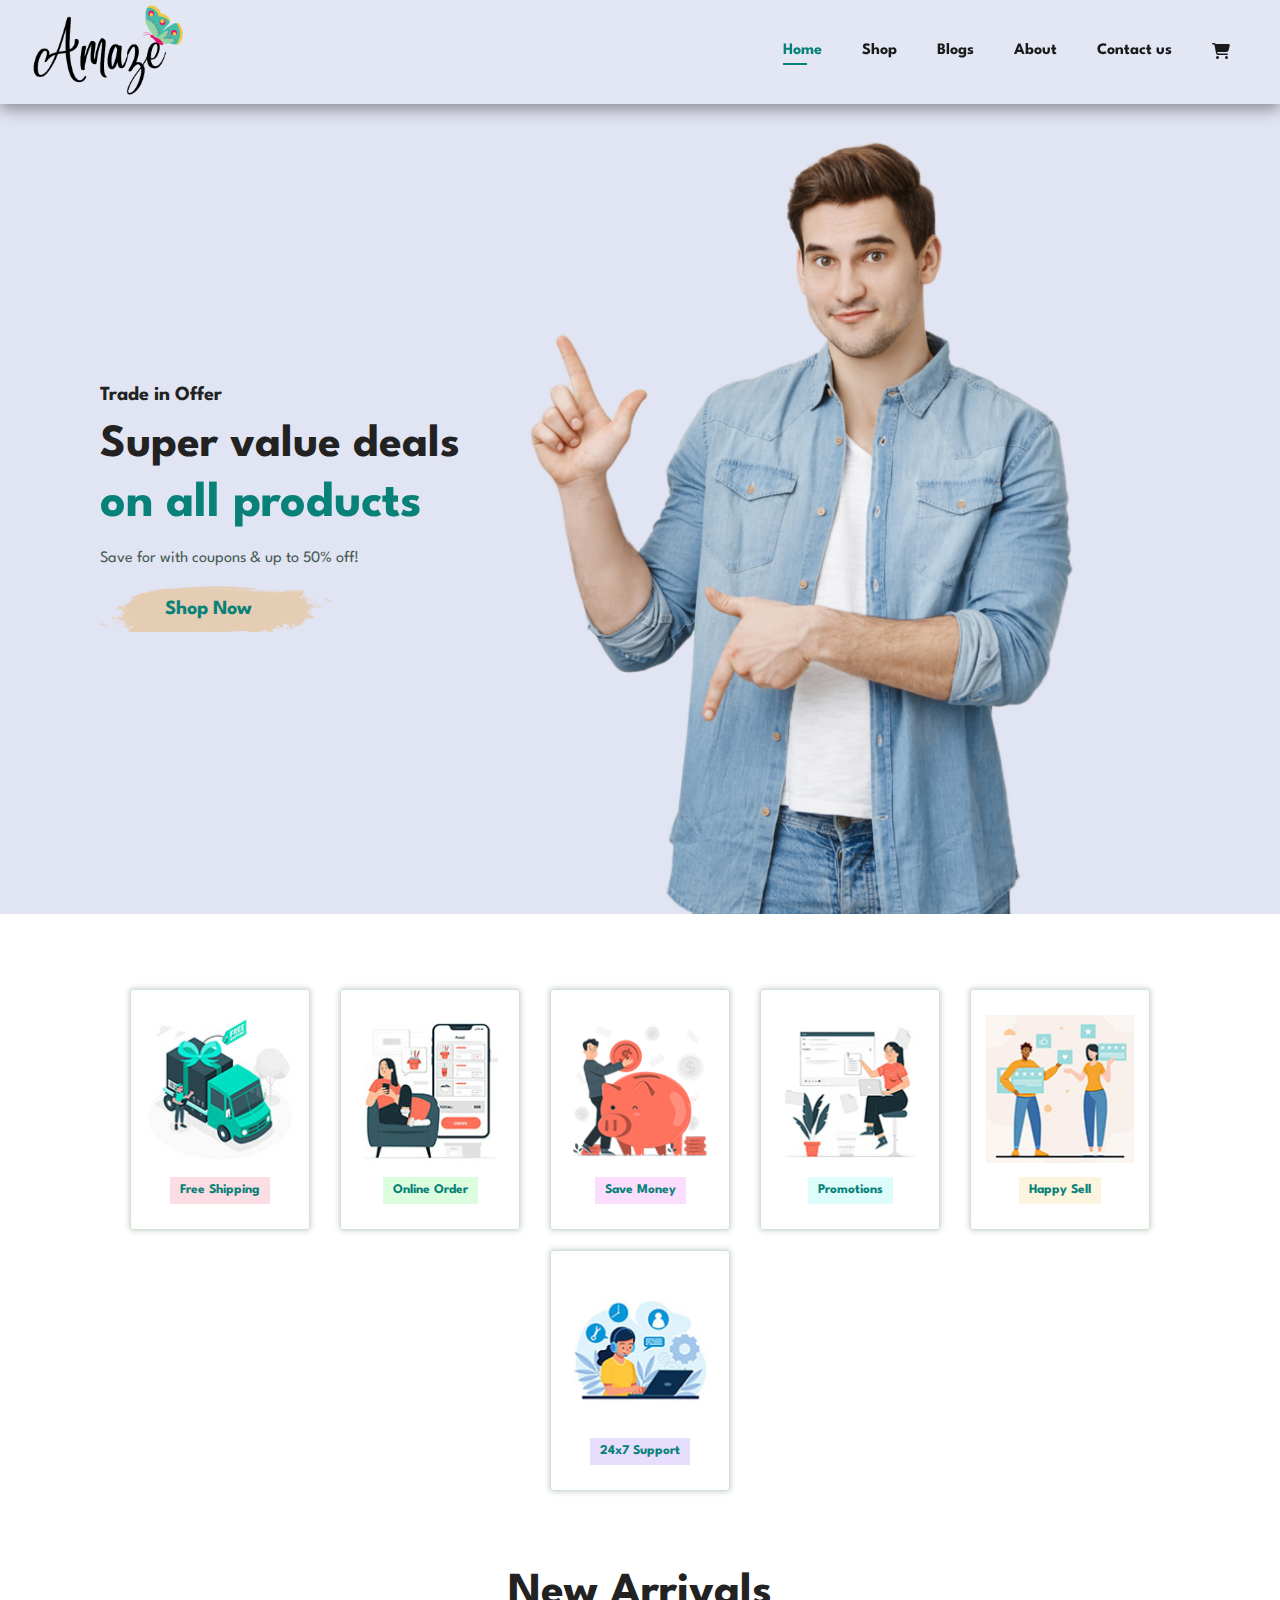
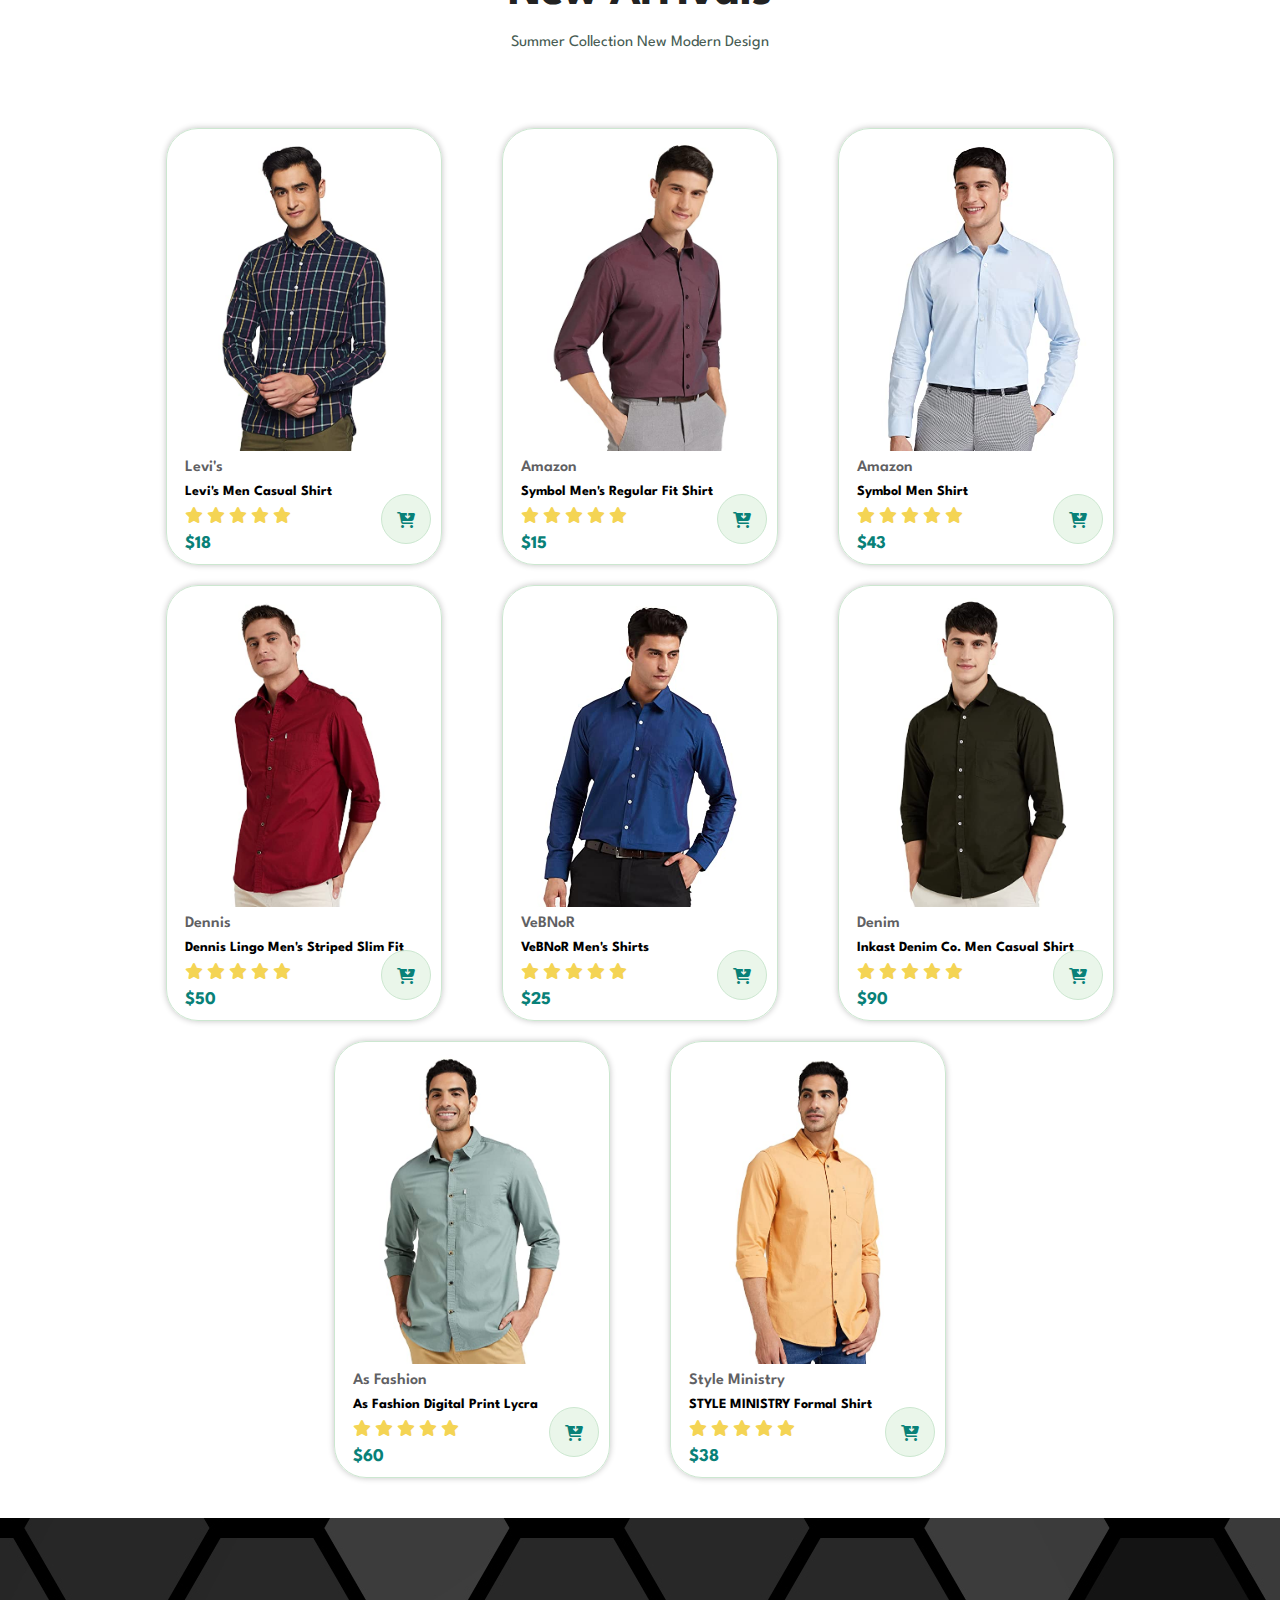
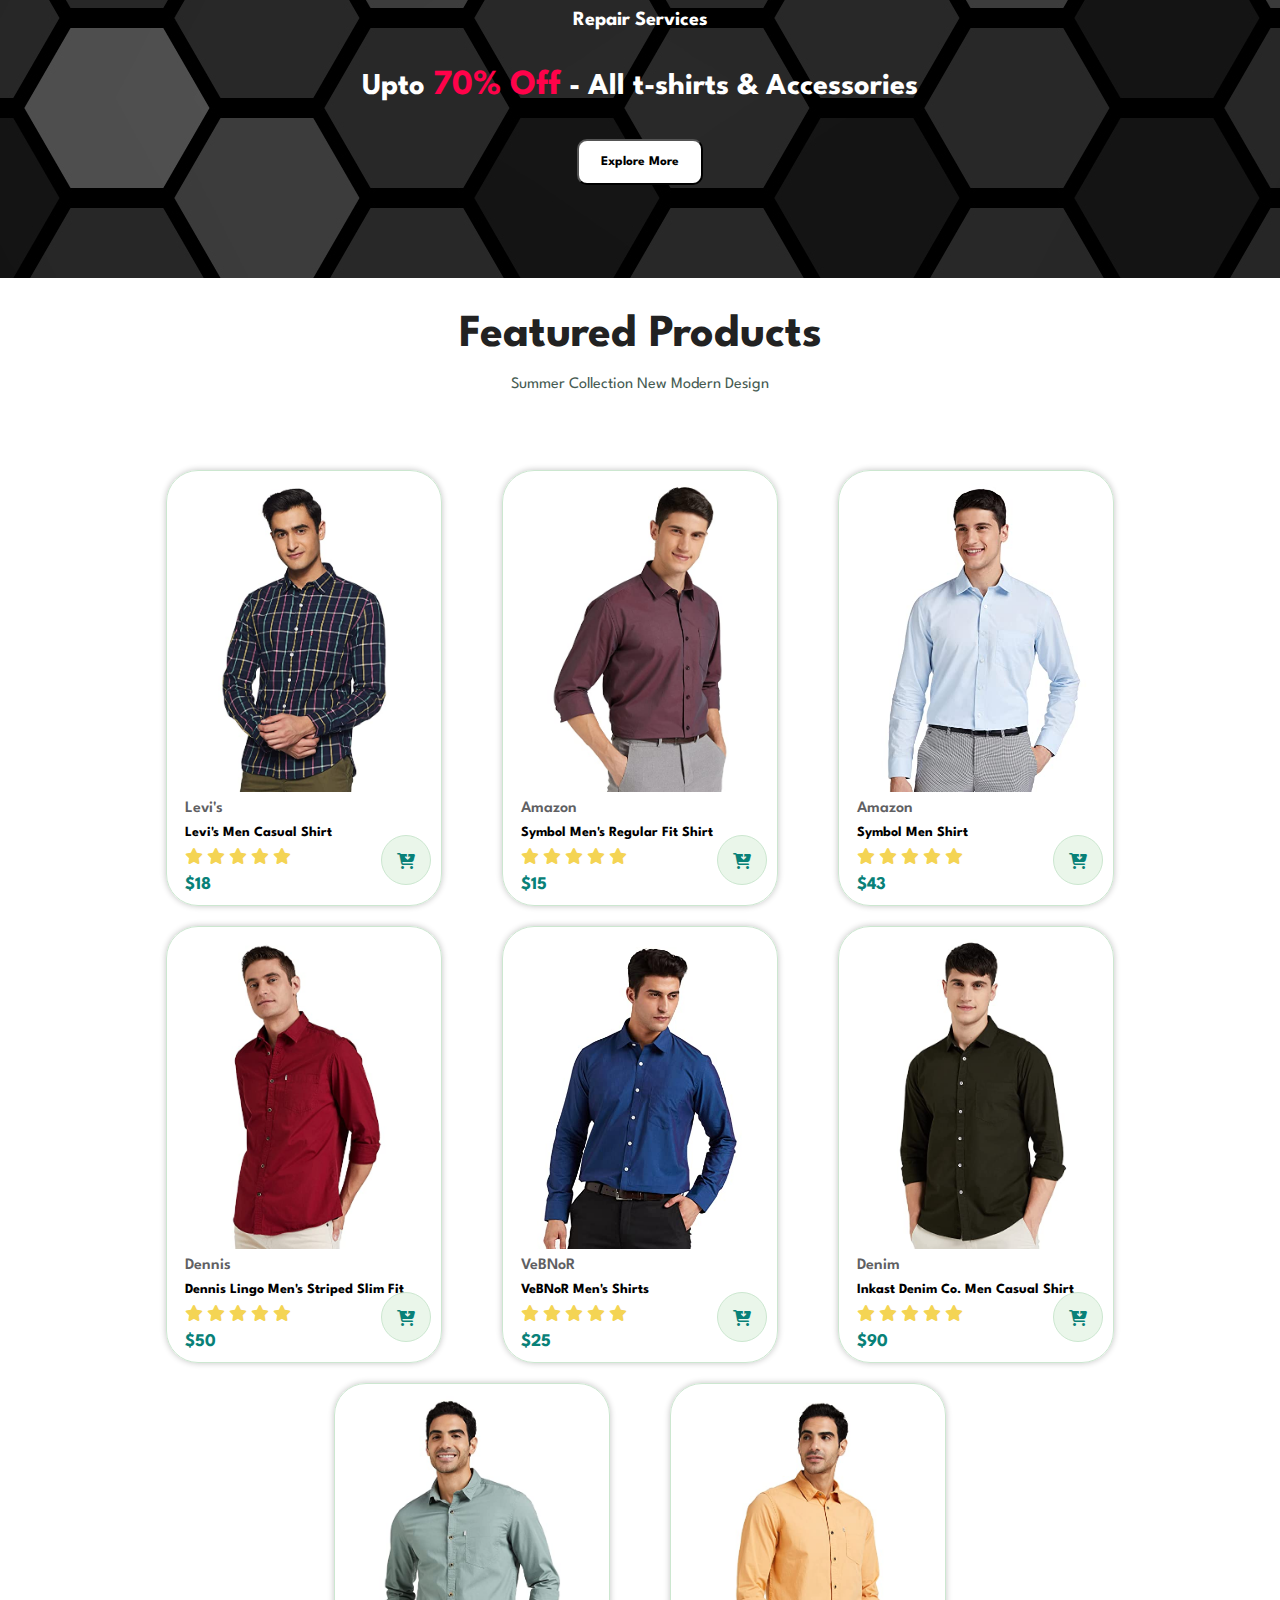
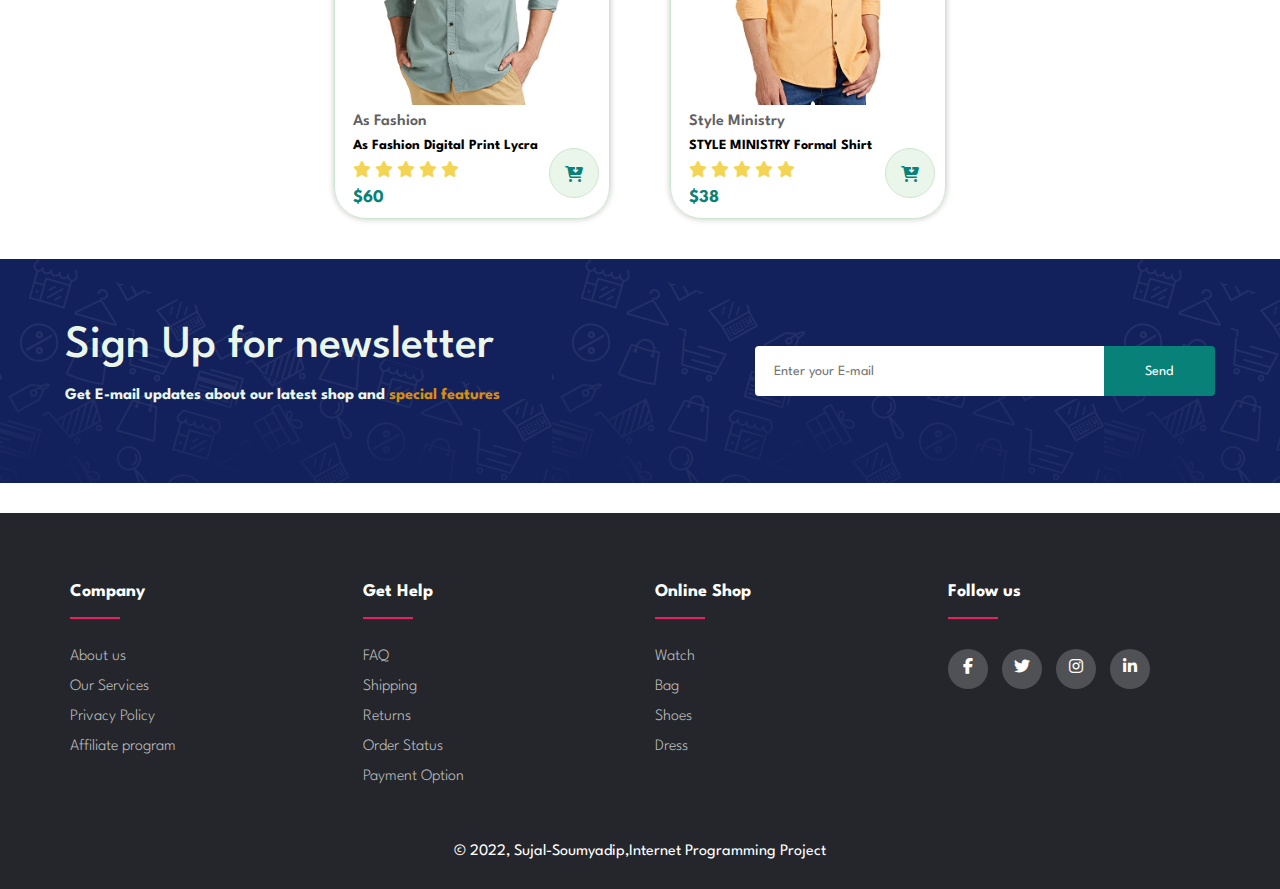
<file: Amaze.github.io/index.html>
<!DOCTYPE html>
<html lang="en">

<head>
    <meta charset="UTF-8">
    <meta http-equiv="X-UA-Compatible" content="IE=edge">
    <meta name="viewport" content="width=device-width, initial-scale=1.0">
    <link rel="stylesheet" href="index.css">
    <title>Amaze</title>
    <link rel="stylesheet" href="https://cdnjs.cloudflare.com/ajax/libs/font-awesome/6.2.0/css/all.min.css">
    <style>
        @import url('https://fonts.googleapis.com/css2?family=League+Spartan:wght@600&display=swap');
    </style>
</head>

<body>
    <section class="nav-bar">

        <div class="logo">
            <a href="index.html"><img src="images/logo2-removebg-preview.png" alt=""></a>
        </div>
        <ul id="nav" class="nav-section">
            <li><a href="#" class="active">Home</a></li>
            <li><a href="Shop.html">Shop</a></li>
            <li><a href="#">Blogs</a></li>
            <li><a href="about.html">About</a></li>
            <li><a href="Contactus.html">Contact us</a></li>
            <li id="rem-bag"><a href="#"><i class="fa fa-shopping-cart" aria-hidden="true"></i></a></li>
            <a href="#" id="close"><i class="fa-solid fa-xmark"></i></a>
        </ul>
        <div class="mobile">
            <a href="#"><i class="fa fa-shopping-cart" aria-hidden="true"></i></a>
            <i id="bar" class="fas fa-outdent"></i>
        </div>


    </section>
    <section class="front">
        <h4>Trade in Offer</h4>
        <h2>Super value deals</h2>
        <h1>on all products</h1>
        <p>Save for with coupons & up to 50% off!</p>
        <button class="shopbut">Shop Now</button>

    </section>

    <section class="features">
        <div class="box1">
            <img src="images/shipping.png" alt="">
            <h5 style="background-color: #fddde4;">Free Shipping</h5>
        </div>
        <div class="box1">
            <img src="images/onlineorder.png" alt="">
            <h5 style="background-color : #ddfddf;">Online Order</h5>
        </div>
        <div class="box1">
            <img src="images/Piggy bank-pana.png" alt="">
            <h5 style="background-color:#fbddfd;">Save Money</h5>
        </div>
        <div class="box1">
            <img src="images/promotion.jpg" alt="">
            <h5 style="background-color: #ddfdfc;">Promotions</h5>
        </div>
        <div class="box1">
            <img src="images/happy.jpg" alt="">
            <h5 style="background-color: #fdf4dd;">Happy Sell</h5>
        </div>
        <div class="box1">
            <img src="images/support.jpg" alt="">
            <h5 style="background-color:#e7ddfd;">24x7 Support</h5>
        </div>
    </section>

    <section class="featured-prod">

        <h2 id="shops">New Arrivals</h2>
        <p>Summer Collection New Modern Design</p>
        <div class="products">

            <div class="prod-id">
                <img src="images/shirt1.jpg" alt="">
                <div class="text">
                    <p>Levi's</p>
                    <h6>Levi's Men Casual Shirt</h6>
                    <div class="stars">
                        <i class="fa-solid fa-star"></i>
                        <i class="fa-solid fa-star"></i>
                        <i class="fa-solid fa-star"></i>
                        <i class="fa-solid fa-star"></i>
                        <i class="fa-solid fa-star"></i>

                    </div>
                    <h5>$18</h5>
                </div>
                <div class="cart-but">

                    <a href="#"><i class="fa-solid fa-cart-arrow-down carts"></i></a>
                </div>

            </div>
            <div class="prod-id">
                <img src="images/shirt2.jpg" alt="">
                <div class="text">
                    <p>Amazon</p>
                    <h6>Symbol Men's Regular Fit Shirt</h6>
                    <div class="stars">
                        <i class="fa-solid fa-star"></i>
                        <i class="fa-solid fa-star"></i>
                        <i class="fa-solid fa-star"></i>
                        <i class="fa-solid fa-star"></i>
                        <i class="fa-solid fa-star"></i>
                    </div>
                    <h5>$15</h5>
                </div>
                <div class="cart-but">

                    <a href="#"><i class="fa-solid fa-cart-arrow-down carts"></i></a>
                </div>


            </div>
            <div class="prod-id">
                <img src="images/shirt3.jpg" alt="">
                <div class="text">
                    <p>Amazon</p>
                    <h6>Symbol Men Shirt</h6>
                    <div class="stars">
                        <i class="fa-solid fa-star"></i>
                        <i class="fa-solid fa-star"></i>
                        <i class="fa-solid fa-star"></i>
                        <i class="fa-solid fa-star"></i>
                        <i class="fa-solid fa-star"></i>
                    </div>
                    <h5>$43</h5>
                </div>
                <div class="cart-but">

                    <a href="#"><i class="fa-solid fa-cart-arrow-down carts"></i></a>
                </div>

            </div>
            <div class="prod-id">
                <img src="images/shirt4.jpg" alt="">
                <div class="text">
                    <p>Dennis</p>
                    <h6>Dennis Lingo Men's Striped Slim Fit </h6>
                    <div class="stars">
                        <i class="fa-solid fa-star"></i>
                        <i class="fa-solid fa-star"></i>
                        <i class="fa-solid fa-star"></i>
                        <i class="fa-solid fa-star"></i>
                        <i class="fa-solid fa-star"></i>
                    </div>
                    <h5>$50</h5>
                </div>
                <div class="cart-but">

                    <a href="#"><i class="fa-solid fa-cart-arrow-down carts"></i></a>
                </div>

            </div>
            <div class="prod-id">
                <img src="images/shirt5.jpg" alt="">
                <div class="text">
                    <p>VeBNoR</p>
                    <h6>VeBNoR Men's Shirts</h6>
                    <div class="stars">
                        <i class="fa-solid fa-star"></i>
                        <i class="fa-solid fa-star"></i>
                        <i class="fa-solid fa-star"></i>
                        <i class="fa-solid fa-star"></i>
                        <i class="fa-solid fa-star"></i>
                    </div>
                    <h5>$25</h5>
                </div>
                <div class="cart-but">

                    <a href="#"><i class="fa-solid fa-cart-arrow-down carts"></i></a>
                </div>

            </div>
            <div class="prod-id">
                <img src="images/shirt6.jpg" alt="">
                <div class="text">
                    <p>Denim</p>
                    <h6>Inkast Denim Co. Men Casual Shirt</h6>
                    <div class="stars">
                        <i class="fa-solid fa-star"></i>
                        <i class="fa-solid fa-star"></i>
                        <i class="fa-solid fa-star"></i>
                        <i class="fa-solid fa-star"></i>
                        <i class="fa-solid fa-star"></i>
                    </div>
                    <h5>$90</h5>
                </div>
                <div class="cart-but">

                    <a href="#"><i class="fa-solid fa-cart-arrow-down carts"></i></a>
                </div>

            </div>
            <div class="prod-id">
                <img src="images/shirt7.jpg" alt="">
                <div class="text">
                    <p>As Fashion</p>
                    <h6>As Fashion Digital Print Lycra </h6>
                    <div class="stars">
                        <i class="fa-solid fa-star"></i>
                        <i class="fa-solid fa-star"></i>
                        <i class="fa-solid fa-star"></i>
                        <i class="fa-solid fa-star"></i>
                        <i class="fa-solid fa-star"></i>
                    </div>
                    <h5>$60</h5>
                </div>
                <div class="cart-but">

                    <a href="#"><i class="fa-solid fa-cart-arrow-down carts"></i></a>
                </div>

            </div>
            <div class="prod-id">
                <img src="images/shirt8.jpg" alt="">
                <div class="text">
                    <p>Style Ministry</p>
                    <h6>STYLE MINISTRY Formal Shirt</h6>
                    <div class="stars">
                        <i class="fa-solid fa-star"></i>
                        <i class="fa-solid fa-star"></i>
                        <i class="fa-solid fa-star"></i>
                        <i class="fa-solid fa-star"></i>
                        <i class="fa-solid fa-star"></i>
                    </div>
                    <h5>$38</h5>
                </div>
                <div class="cart-but">

                    <a href="#"><i class="fa-solid fa-cart-arrow-down carts"></i></a>
                </div>

            </div>
        </div>

    </section>


    <section class="repair">

        <h5>Repair Services</h5>
        <h1>Upto <span class="off">70% Off</span> - All t-shirts & Accessories</h1>
        <button>Explore More</button>
    </section>


    <section class="featured-prod">

        <h2>Featured Products</h2>
        <p>Summer Collection New Modern Design</p>
        <div class="products">

            <div class="prod-id">
                <img src="images/shirt1.jpg" alt="">
                <div class="text">
                    <p>Levi's</p>
                    <h6>Levi's Men Casual Shirt</h6>
                    <div class="stars">
                        <i class="fa-solid fa-star"></i>
                        <i class="fa-solid fa-star"></i>
                        <i class="fa-solid fa-star"></i>
                        <i class="fa-solid fa-star"></i>
                        <i class="fa-solid fa-star"></i>

                    </div>
                    <h5>$18</h5>
                </div>
                <div class="cart-but">

                    <a href="#"><i class="fa-solid fa-cart-arrow-down carts"></i></a>
                </div>

            </div>
            <div class="prod-id">
                <img src="images/shirt2.jpg" alt="">
                <div class="text">
                    <p>Amazon</p>
                    <h6>Symbol Men's Regular Fit Shirt</h6>
                    <div class="stars">
                        <i class="fa-solid fa-star"></i>
                        <i class="fa-solid fa-star"></i>
                        <i class="fa-solid fa-star"></i>
                        <i class="fa-solid fa-star"></i>
                        <i class="fa-solid fa-star"></i>
                    </div>
                    <h5>$15</h5>
                </div>
                <div class="cart-but">

                    <a href="#"><i class="fa-solid fa-cart-arrow-down carts"></i></a>
                </div>


            </div>
            <div class="prod-id">
                <img src="images/shirt3.jpg" alt="">
                <div class="text">
                    <p>Amazon</p>
                    <h6>Symbol Men Shirt</h6>
                    <div class="stars">
                        <i class="fa-solid fa-star"></i>
                        <i class="fa-solid fa-star"></i>
                        <i class="fa-solid fa-star"></i>
                        <i class="fa-solid fa-star"></i>
                        <i class="fa-solid fa-star"></i>
                    </div>
                    <h5>$43</h5>
                </div>
                <div class="cart-but">

                    <a href="#"><i class="fa-solid fa-cart-arrow-down carts"></i></a>
                </div>

            </div>
            <div class="prod-id">
                <img src="images/shirt4.jpg" alt="">
                <div class="text">
                    <p>Dennis</p>
                    <h6>Dennis Lingo Men's Striped Slim Fit </h6>
                    <div class="stars">
                        <i class="fa-solid fa-star"></i>
                        <i class="fa-solid fa-star"></i>
                        <i class="fa-solid fa-star"></i>
                        <i class="fa-solid fa-star"></i>
                        <i class="fa-solid fa-star"></i>
                    </div>
                    <h5>$50</h5>
                </div>
                <div class="cart-but">

                    <a href="#"><i class="fa-solid fa-cart-arrow-down carts"></i></a>
                </div>

            </div>
            <div class="prod-id">
                <img src="images/shirt5.jpg" alt="">
                <div class="text">
                    <p>VeBNoR</p>
                    <h6>VeBNoR Men's Shirts</h6>
                    <div class="stars">
                        <i class="fa-solid fa-star"></i>
                        <i class="fa-solid fa-star"></i>
                        <i class="fa-solid fa-star"></i>
                        <i class="fa-solid fa-star"></i>
                        <i class="fa-solid fa-star"></i>
                    </div>
                    <h5>$25</h5>
                </div>
                <div class="cart-but">

                    <a href="#"><i class="fa-solid fa-cart-arrow-down carts"></i></a>
                </div>

            </div>
            <div class="prod-id">
                <img src="images/shirt6.jpg" alt="">
                <div class="text">
                    <p>Denim</p>
                    <h6>Inkast Denim Co. Men Casual Shirt</h6>
                    <div class="stars">
                        <i class="fa-solid fa-star"></i>
                        <i class="fa-solid fa-star"></i>
                        <i class="fa-solid fa-star"></i>
                        <i class="fa-solid fa-star"></i>
                        <i class="fa-solid fa-star"></i>
                    </div>
                    <h5>$90</h5>
                </div>
                <div class="cart-but">

                    <a href="#"><i class="fa-solid fa-cart-arrow-down carts"></i></a>
                </div>

            </div>
            <div class="prod-id">
                <img src="images/shirt7.jpg" alt="">
                <div class="text">
                    <p>As Fashion</p>
                    <h6>As Fashion Digital Print Lycra </h6>
                    <div class="stars">
                        <i class="fa-solid fa-star"></i>
                        <i class="fa-solid fa-star"></i>
                        <i class="fa-solid fa-star"></i>
                        <i class="fa-solid fa-star"></i>
                        <i class="fa-solid fa-star"></i>
                    </div>
                    <h5>$60</h5>
                </div>
                <div class="cart-but">

                    <a href="#"><i class="fa-solid fa-cart-arrow-down carts"></i></a>
                </div>

            </div>
            <div class="prod-id">
                <img src="images/shirt8.jpg" alt="">
                <div class="text">
                    <p>Style Ministry</p>
                    <h6>STYLE MINISTRY Formal Shirt</h6>
                    <div class="stars">
                        <i class="fa-solid fa-star"></i>
                        <i class="fa-solid fa-star"></i>
                        <i class="fa-solid fa-star"></i>
                        <i class="fa-solid fa-star"></i>
                        <i class="fa-solid fa-star"></i>
                    </div>
                    <h5>$38</h5>
                </div>
                <div class="cart-but">

                    <a href="#"><i class="fa-solid fa-cart-arrow-down carts"></i></a>
                </div>

            </div>
        </div>

    </section>

    <section class="newsletter">
        <div class="text">
            <h2>Sign Up for newsletter</h2>
            <p>Get E-mail updates about our latest shop and <span>special features</span></p>
        </div>
        <div class="newsemail">
            <input type="email" name="email" id="Myemail" placeholder="Enter your E-mail">
            <button class="sub-but">Send</button>
        </div>
    </section>


    <footer class="footer">
        <div class="foot-container">
            <div class="foot-row">
                <div class="foot-col">
                    <h4>Company</h4>
                    <ul>
                        <li><a href="#">About us</a></li>
                        <li><a href="#">Our Services</a></li>
                        <li><a href="#">Privacy Policy</a></li>
                        <li><a href="#">Affiliate program</a></li>
                    </ul>
                </div>
                <div class="foot-col">
                    <h4>Get Help</h4>
                    <ul>
                        <li><a href="#">FAQ</a></li>
                        <li><a href="#">Shipping</a></li>
                        <li><a href="#">Returns</a></li>
                        <li><a href="#">Order Status</a></li>
                        <li><a href="#">Payment Option</a></li>
                    </ul>
                </div>
                <div class="foot-col">
                    <h4>Online Shop</h4>
                    <ul>
                        <li><a href="#">Watch</a></li>
                        <li><a href="#">Bag</a></li>
                        <li><a href="#">Shoes</a></li>
                        <li><a href="#">Dress</a></li>
                    </ul>
                </div>
                <div class="foot-col">
                    <h4>Follow us</h4>
                    <div class="social-links-foot">
                        <a href="#"><i class="fab fa-facebook-f"></i></a>
                        <a href="#"><i class="fab fa-twitter"></i></a>
                        <a href="#"><i class="fab fa-instagram"></i></a>
                        <a href="#"><i class="fab fa-linkedin-in"></i></a>
                    </div>
                </div>
            </div>
        </div>
        <div class="copyright-foot">
            <p>© 2022, Sujal-Soumyadip,Internet Programming Project</p>
        </div>
    </footer>


    <script src="index.js"></script>


</body>

</html>
</file>
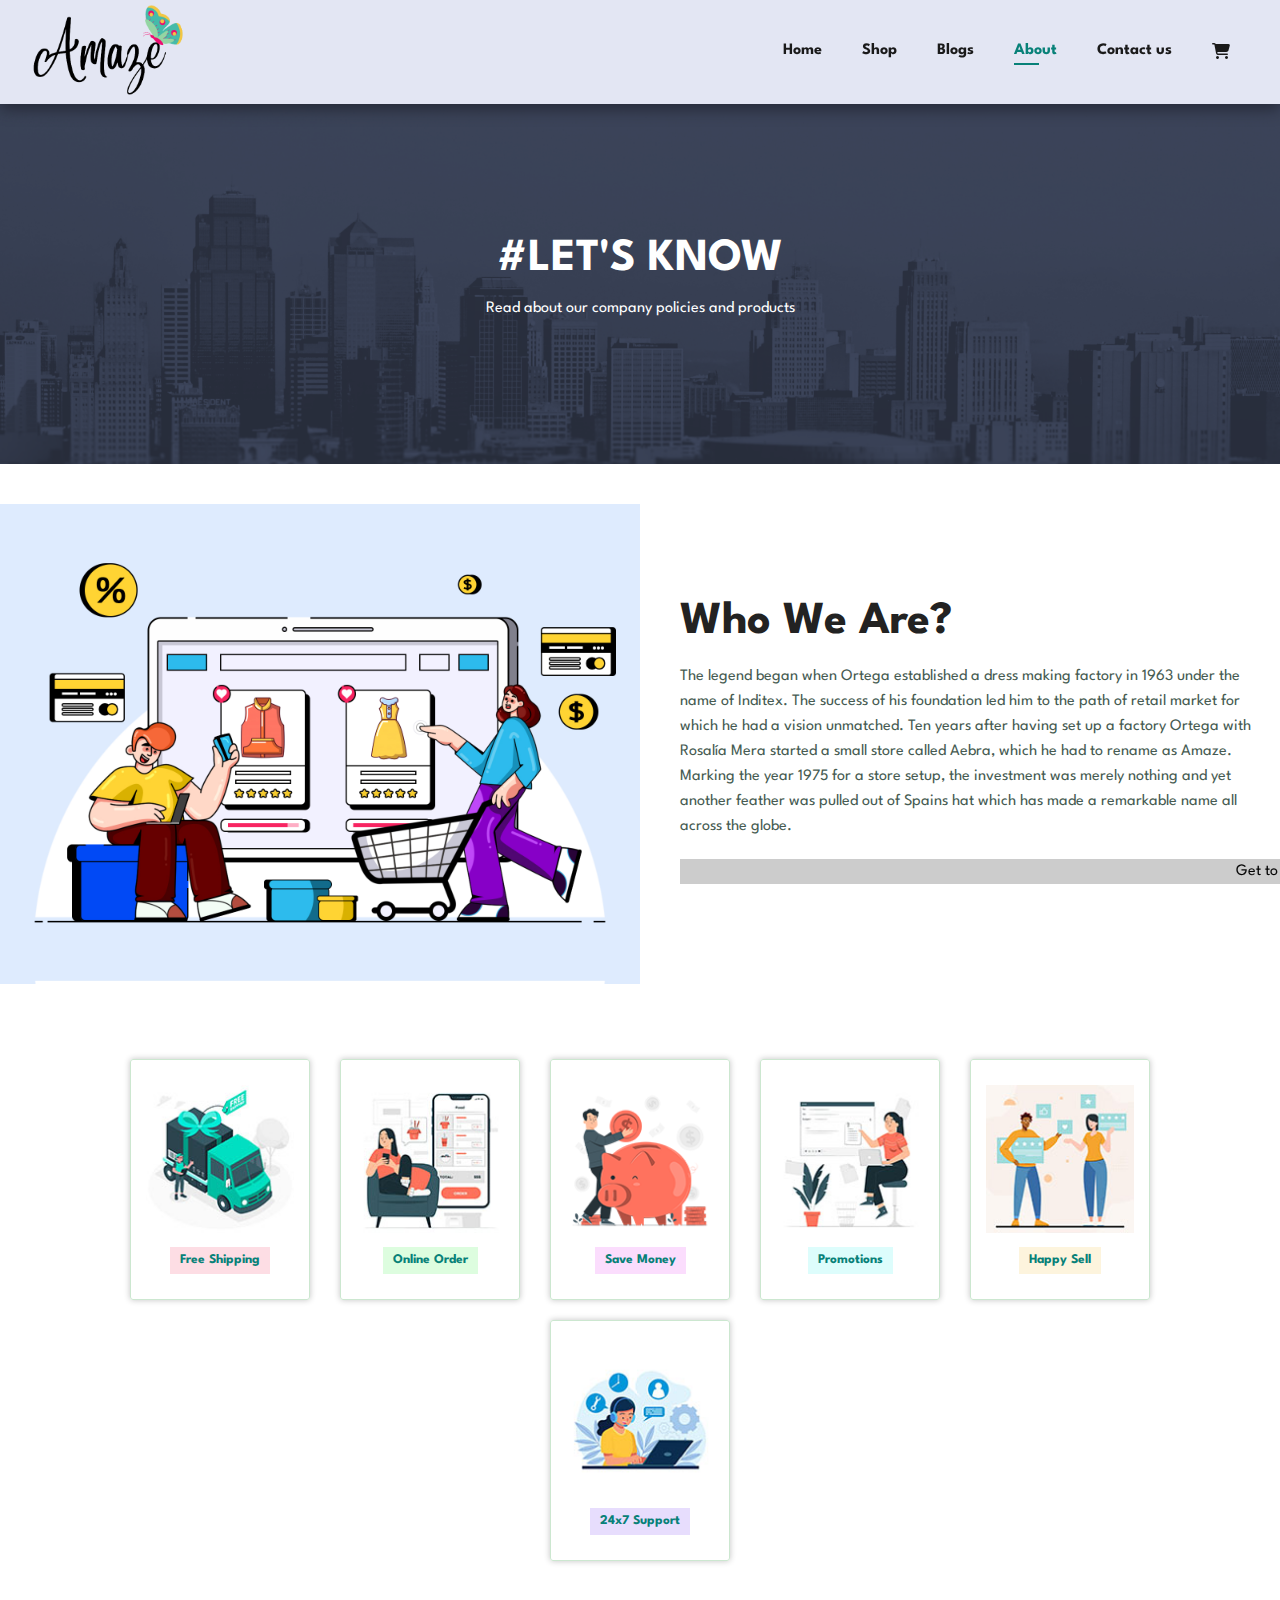
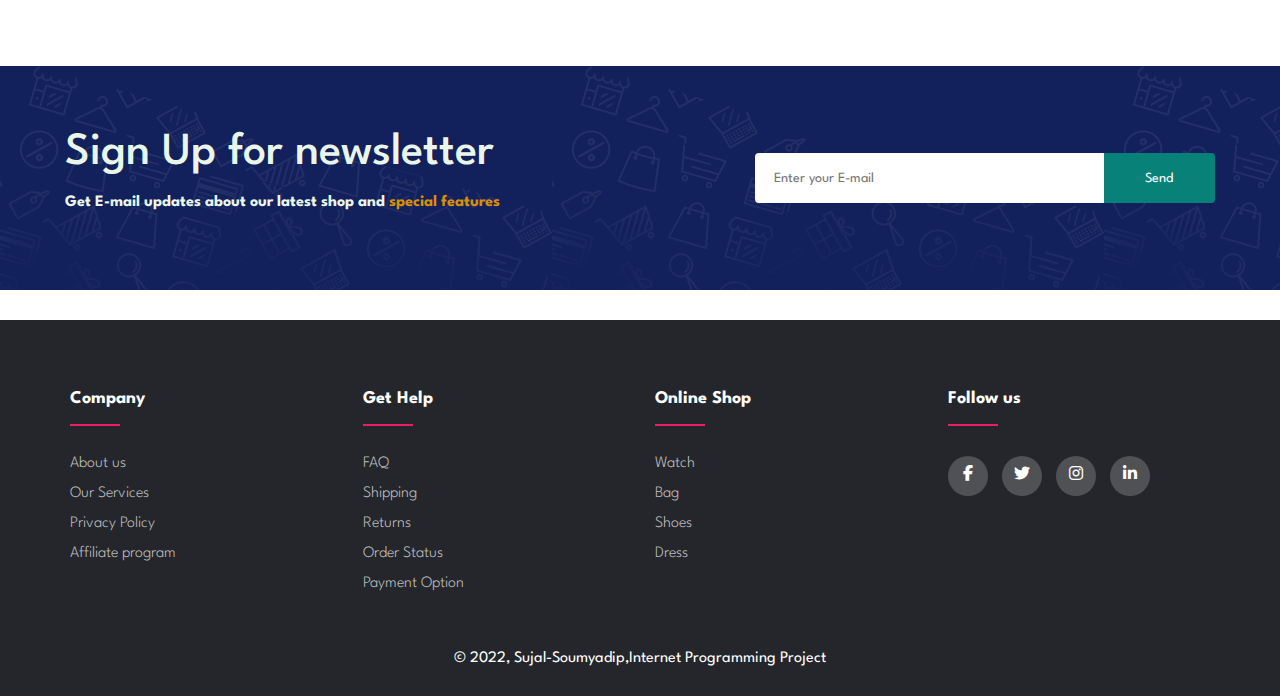
<file: Amaze.github.io/about.html>
<!DOCTYPE html>
<html lang="en">

<head>
    <meta charset="UTF-8">
    <meta http-equiv="X-UA-Compatible" content="IE=edge">
    <meta name="viewport" content="width=device-width, initial-scale=1.0">
    <link rel="stylesheet" href="index.css">
    <title>Amaze</title>
    <link rel="stylesheet" href="https://cdnjs.cloudflare.com/ajax/libs/font-awesome/6.2.0/css/all.min.css">
    <style>
        @import url('https://fonts.googleapis.com/css2?family=League+Spartan:wght@600&display=swap');
    </style>
</head>

<body>
    <section class="nav-bar">

        <div class="logo">
            <a href="index.html"><img src="images/logo2-removebg-preview.png" alt=""></a>
        </div>
        <ul id="nav" class="nav-section">
            <li><a href="index.html">Home</a></li>
            <li><a href="Shop.html">Shop</a></li>
            <li><a href="#">Blogs</a></li>
            <li><a href="about.html" class="active">About</a></li>
            <li><a href="Contactus.html">Contact us</a></li>
            <li id="rem-bag"><a href="#"><i class="fa fa-shopping-cart" aria-hidden="true"></i></a></li>
            <a href="#" id="close"><i class="fa-solid fa-xmark"></i></a>
        </ul>
        <div class="mobile">
            <a href="#"><i class="fa fa-shopping-cart" aria-hidden="true"></i></a>
            <i id="bar" class="fas fa-outdent"></i>
        </div>


    </section>
    <section class="SHOP-HEAD" id="about-head">

        <h2>#LET'S KNOW</h2>

        <p>Read about our company policies and products</p>


    </section>


    <section class="about-body">

        <img src="aboutusimages/a6.jpg" alt="">

        <div>
            <h2>Who We Are?</h2>
            <p>The legend began when Ortega established a dress making factory in 1963 under the name of Inditex. The
                success of his foundation led him to the path of retail market for which he had a vision unmatched. Ten
                years after having set up a factory Ortega with Rosalía Mera started a small store called Aebra, which
                he had to rename as Amaze. Marking the year 1975 for a store setup, the investment was merely nothing
                and
                yet another feather was pulled out of Spains hat which has made a remarkable name all across the globe.
            </p>
            <marquee bgcolor="#ccc" loop="-1" scrollamount="5">Get to know about us by visiting our shop and know about
                more latest
                offers..</marquee>
        </div>


    </section>

    <section class="features">
        <div class="box1">
            <img src="images/shipping.png" alt="">
            <h5 style="background-color: #fddde4;">Free Shipping</h5>
        </div>
        <div class="box1">
            <img src="images/onlineorder.png" alt="">
            <h5 style="background-color : #ddfddf;">Online Order</h5>
        </div>
        <div class="box1">
            <img src="images/Piggy bank-pana.png" alt="">
            <h5 style="background-color:#fbddfd;">Save Money</h5>
        </div>
        <div class="box1">
            <img src="images/promotion.jpg" alt="">
            <h5 style="background-color: #ddfdfc;">Promotions</h5>
        </div>
        <div class="box1">
            <img src="images/happy.jpg" alt="">
            <h5 style="background-color: #fdf4dd;">Happy Sell</h5>
        </div>
        <div class="box1">
            <img src="images/support.jpg" alt="">
            <h5 style="background-color:#e7ddfd;">24x7 Support</h5>
        </div>
    </section>


    <section class="newsletter">
        <div class="text">
            <h2>Sign Up for newsletter</h2>
            <p>Get E-mail updates about our latest shop and <span>special features</span></p>
        </div>
        <div class="newsemail">
            <input type="email" name="email" id="Myemail" placeholder="Enter your E-mail">
            <button class="sub-but">Send</button>
        </div>
    </section>


    <footer class="footer">
        <div class="foot-container">
            <div class="foot-row">
                <div class="foot-col">
                    <h4>Company</h4>
                    <ul>
                        <li><a href="#">About us</a></li>
                        <li><a href="#">Our Services</a></li>
                        <li><a href="#">Privacy Policy</a></li>
                        <li><a href="#">Affiliate program</a></li>
                    </ul>
                </div>
                <div class="foot-col">
                    <h4>Get Help</h4>
                    <ul>
                        <li><a href="#">FAQ</a></li>
                        <li><a href="#">Shipping</a></li>
                        <li><a href="#">Returns</a></li>
                        <li><a href="#">Order Status</a></li>
                        <li><a href="#">Payment Option</a></li>
                    </ul>
                </div>
                <div class="foot-col">
                    <h4>Online Shop</h4>
                    <ul>
                        <li><a href="#">Watch</a></li>
                        <li><a href="#">Bag</a></li>
                        <li><a href="#">Shoes</a></li>
                        <li><a href="#">Dress</a></li>
                    </ul>
                </div>
                <div class="foot-col">
                    <h4>Follow us</h4>
                    <div class="social-links-foot">
                        <a href="#"><i class="fab fa-facebook-f"></i></a>
                        <a href="#"><i class="fab fa-twitter"></i></a>
                        <a href="#"><i class="fab fa-instagram"></i></a>
                        <a href="#"><i class="fab fa-linkedin-in"></i></a>
                    </div>
                </div>
            </div>
        </div>
        <div class="copyright-foot">
            <p>© 2022, Sujal-Soumyadip,Internet Programming Project</p>
        </div>
    </footer>


    <script src="index.js"></script>


</body>


</html>
</file>
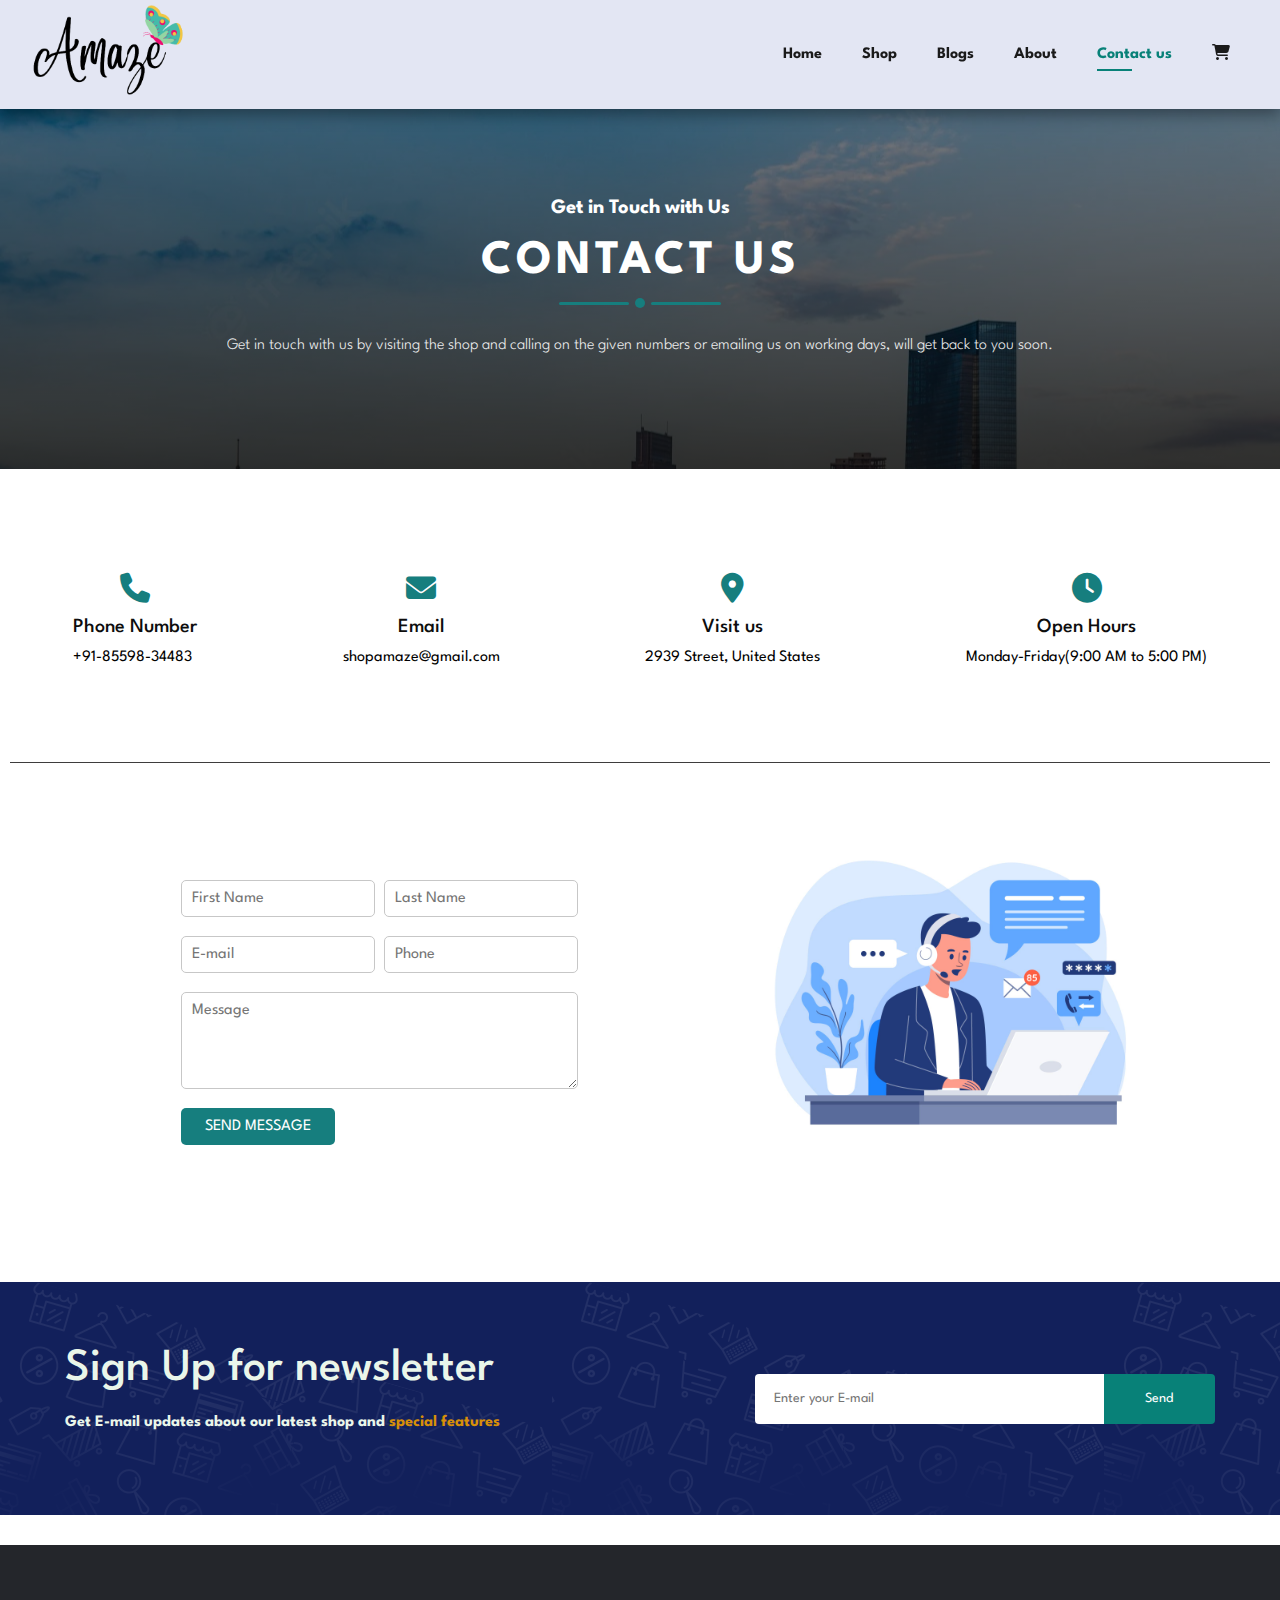
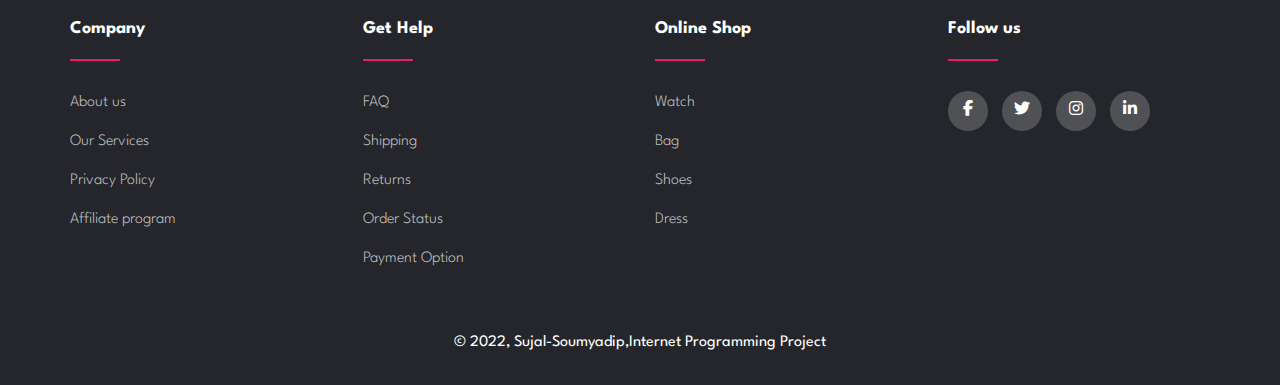
<file: Amaze.github.io/Contactus.html>
<!DOCTYPE html>
<html lang="en">

<head>
    <meta charset="UTF-8">
    <meta http-equiv="X-UA-Compatible" content="IE=edge">
    <meta name="viewport" content="width=device-width, initial-scale=1.0">
    <link rel="stylesheet" href="contactus.css">
    <link rel="stylesheet" href="index.css">
    <title>Contact Us</title>
    <link rel="stylesheet" href="https://cdnjs.cloudflare.com/ajax/libs/font-awesome/6.2.0/css/all.min.css">
    <style>
        @import url('https://fonts.googleapis.com/css2?family=League+Spartan:wght@600&display=swap');
    </style>
</head>

<body>
    <section class="nav-bar">

        <div class="logo">
            <a href="index.html"><img src="images/logo2-removebg-preview.png" alt=""></a>
        </div>
        <ul id="nav" class="nav-section">
            <li><a href="index.html">Home</a></li>
            <li><a href="Shop.html">Shop</a></li>
            <li><a href="#">Blogs</a></li>
            <li><a href="about.html">About</a></li>
            <li><a href="Contactus.html" class="active">Contact us</a></li>
            <li id="rem-bag"><a href="#"><i class="fa fa-shopping-cart" aria-hidden="true"></i></a></li>
            <a href="#" id="close"><i class="fa-solid fa-xmark"></i></a>
        </ul>
        <div class="mobile">
            <a href="#"><i class="fa fa-shopping-cart" aria-hidden="true"></i></a>
            <i id="bar" class="fas fa-outdent"></i>
        </div>

    </section>

    <section class="backgd">
        <div class="bg-image">
            <h3>Get in Touch with Us</h3>
            <h2>Contact Us</h2>
            <div class="line">
                <div></div>
                <div></div>
                <div></div>
            </div>
            <p class="text">
                Get in touch with us by visiting the shop and calling on the given numbers or emailing us on working
                days, will get back to you soon.
            </p>

        </div>








    </section>

    <section class="contact-info">
        <div>
            <span><i class="fa-solid fa-phone"></i>
            </span>
            <span>Phone Number</span>
            <span class="text">+91-85598-34483</span>
        </div>
        <div>
            <span><i class="fa-solid fa-envelope"></i>
            </span>
            <span>Email</span>
            <span class="text">shopamaze@gmail.com</span>
        </div>
        <div>
            <span><i class="fa-solid fa-location-dot"></i>
            </span>
            <span>Visit us</span>
            <span class="text">2939 Street, United States</span>
        </div>
        <div>
            <span><i class="fa-solid fa-clock"></i>
            </span>
            <span>Open Hours</span>
            <span class="text"> Monday-Friday(9:00 AM to 5:00 PM)</span>
        </div>
    </section>

    <section class="contact-form">

        <form action="#">
            <div>
                <input type="text" class="form-control" placeholder="First Name">
                <input type="text" class="form-control" placeholder="Last Name">
            </div>
            <div>
                <input type="email" class="form-control" placeholder="E-mail">
                <input type="text" class="form-control" placeholder="Phone">
            </div>
            <textarea placeholder="Message" class="form-control" rows="5"></textarea>
            <input type="submit" class="send-btn" value="Send Message">

        </form>

        <div class="support-img">
            <img src="contactimages/support.jpg" alt="">
        </div>
    </section>

    <section class="newsletter">
        <div class="text">
            <h2>Sign Up for newsletter</h2>
            <p>Get E-mail updates about our latest shop and <span>special features</span></p>
        </div>
        <div class="newsemail">
            <input type="email" name="email" id="Myemail" placeholder="Enter your E-mail">
            <button class="sub-but">Send</button>
        </div>
    </section>
    
    <script src="index.js"></script>


    <footer class="footer">
        <div class="foot-container">
            <div class="foot-row">
                <div class="foot-col">
                    <h4>Company</h4>
                    <ul>
                        <li><a href="#">About us</a></li>
                        <li><a href="#">Our Services</a></li>
                        <li><a href="#">Privacy Policy</a></li>
                        <li><a href="#">Affiliate program</a></li>
                    </ul>
                </div>
                <div class="foot-col">
                    <h4>Get Help</h4>
                    <ul>
                        <li><a href="#">FAQ</a></li>
                        <li><a href="#">Shipping</a></li>
                        <li><a href="#">Returns</a></li>
                        <li><a href="#">Order Status</a></li>
                        <li><a href="#">Payment Option</a></li>
                    </ul>
                </div>
                <div class="foot-col">
                    <h4>Online Shop</h4>
                    <ul>
                        <li><a href="#">Watch</a></li>
                        <li><a href="#">Bag</a></li>
                        <li><a href="#">Shoes</a></li>
                        <li><a href="#">Dress</a></li>
                    </ul>
                </div>
                <div class="foot-col">
                    <h4>Follow us</h4>
                    <div class="social-links-foot">
                        <a href="#"><i class="fab fa-facebook-f"></i></a>
                        <a href="#"><i class="fab fa-twitter"></i></a>
                        <a href="#"><i class="fab fa-instagram"></i></a>
                        <a href="#"><i class="fab fa-linkedin-in"></i></a>
                    </div>
                </div>
            </div>
        </div>
        <div class="copyright-foot">
            <p>© 2022, Sujal-Soumyadip,Internet Programming Project</p>
        </div>
    </footer>

    



</body>

</html>
</file>
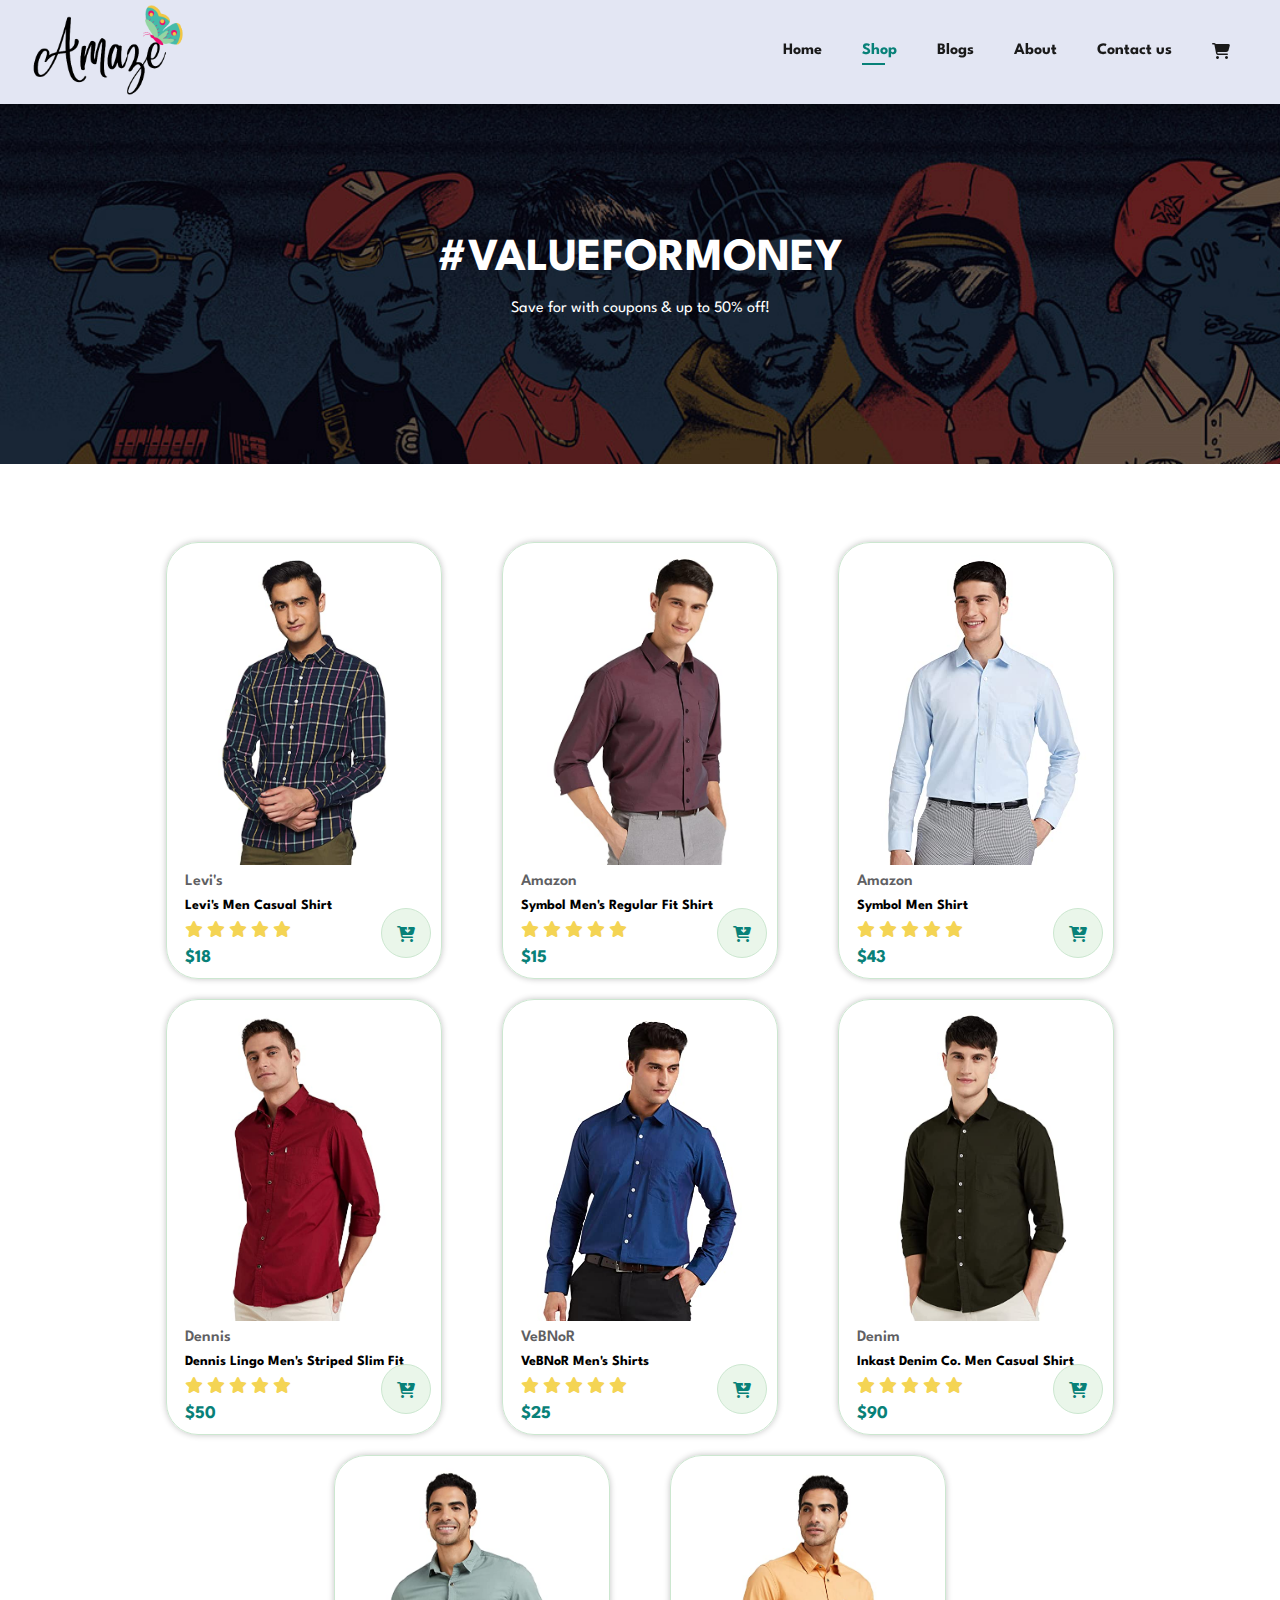
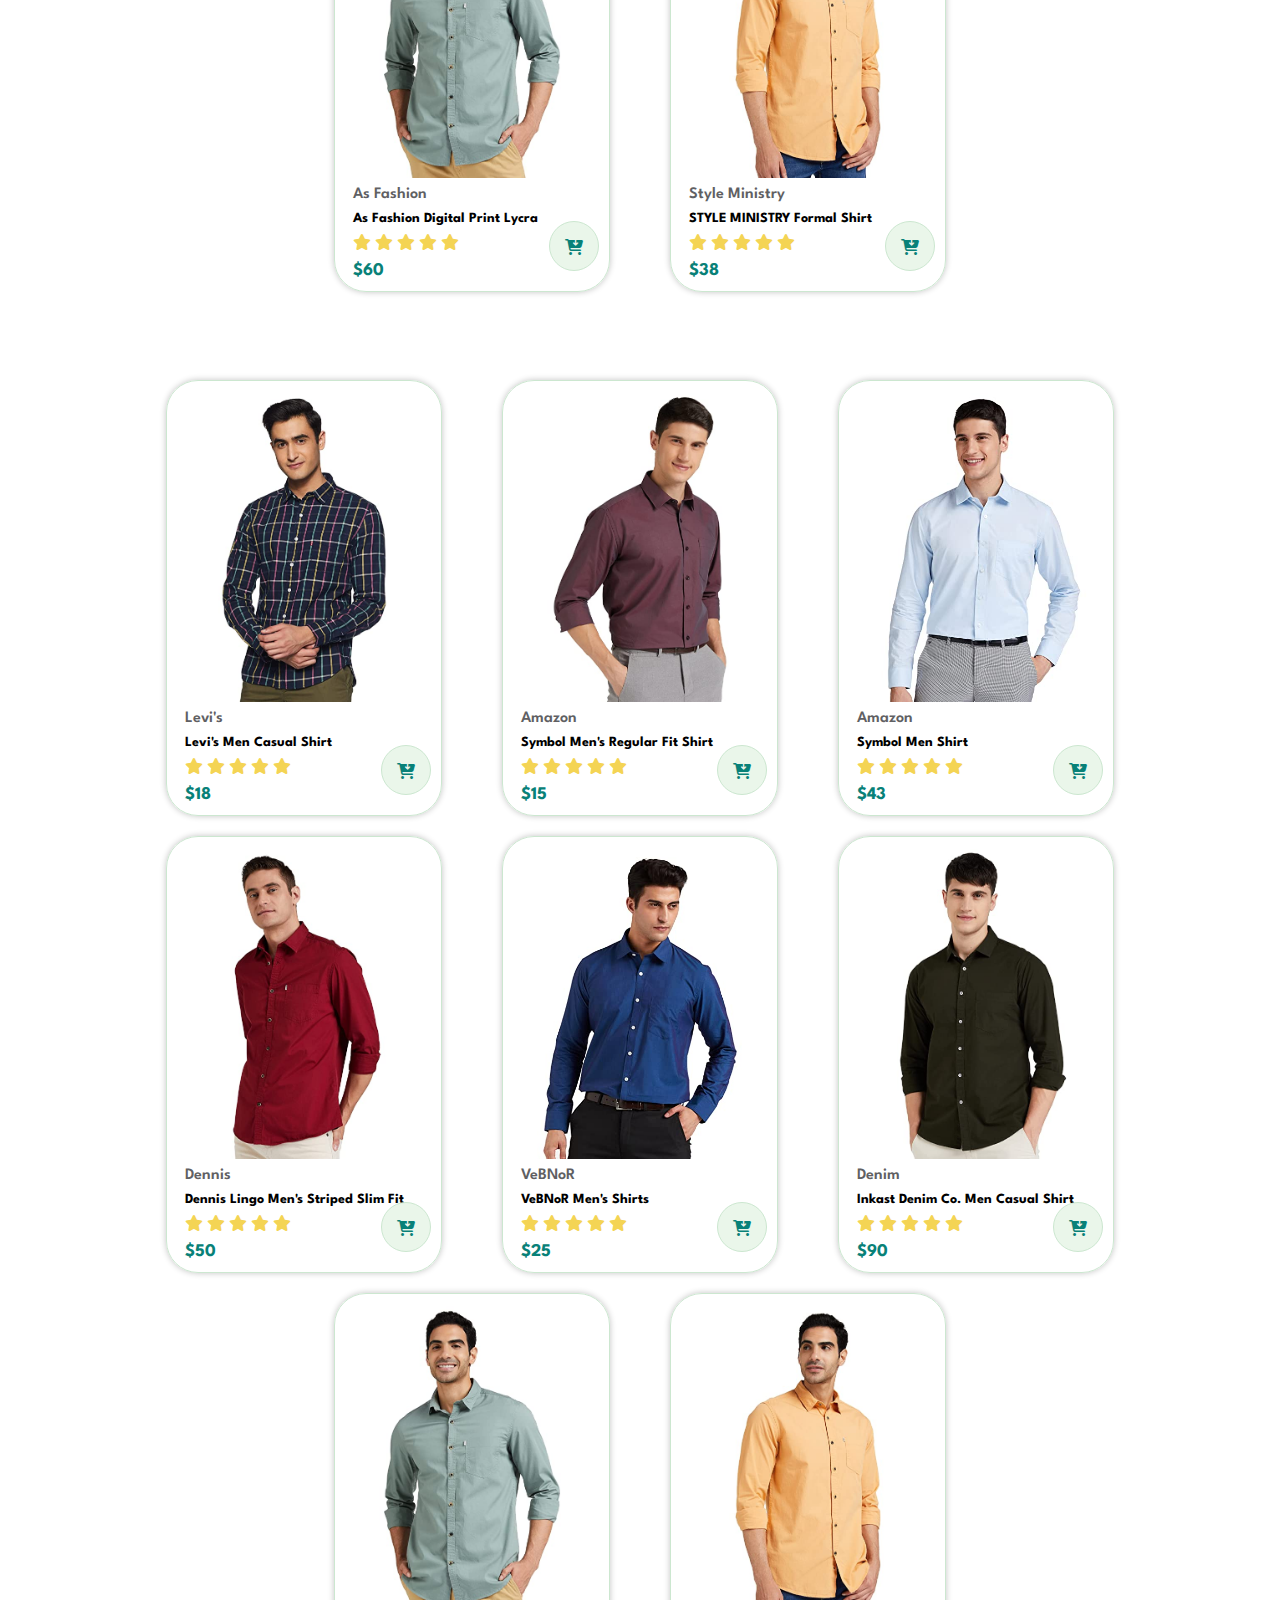
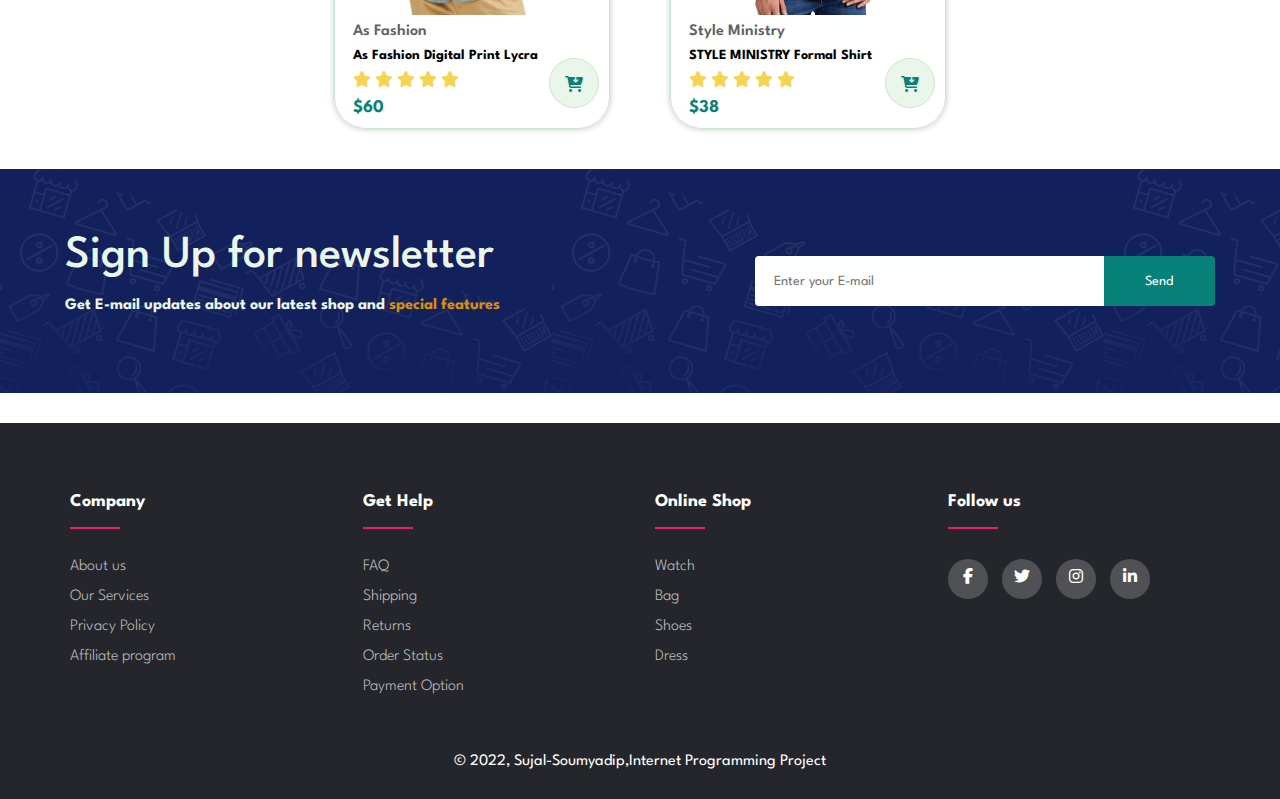
<file: Amaze.github.io/Shop.html>
<!DOCTYPE html>
<html lang="en">

<head>
    <meta charset="UTF-8">
    <meta http-equiv="X-UA-Compatible" content="IE=edge">
    <meta name="viewport" content="width=device-width, initial-scale=1.0">
    <link rel="stylesheet" href="index.css">
    <title>Amaze</title>
    <link rel="stylesheet" href="https://cdnjs.cloudflare.com/ajax/libs/font-awesome/6.2.0/css/all.min.css">
    <style>
        @import url('https://fonts.googleapis.com/css2?family=League+Spartan:wght@600&display=swap');
    </style>
</head>

<body>
    <section class="nav-bar">

        <div class="logo">
            <a href="index.html"><img src="images/logo2-removebg-preview.png" alt=""></a>
        </div>
        <ul id="nav" class="nav-section">
            <li><a href="index.html">Home</a></li>
            <li><a href="Shop.html" class="active">Shop</a></li>
            <li><a href="#">Blogs</a></li>
            <li><a href="about.html">About</a></li>
            <li><a href="Contactus.html">Contact us</a></li>
            <li id="rem-bag"><a href="#"><i class="fa fa-shopping-cart" aria-hidden="true"></i></a></li>
            <a href="#" id="close"><i class="fa-solid fa-xmark"></i></a>
        </ul>
        <div class="mobile">
            <a href="#"><i class="fa fa-shopping-cart" aria-hidden="true"></i></a>
            <i id="bar" class="fas fa-outdent"></i>
        </div>


    </section>
    <section class="SHOP-HEAD">

        <h2>#VALUEFORMONEY</h2>

        <p>Save for with coupons & up to 50% off!</p>


    </section>


    <section class="featured-prod">
        <div class="products">

            <div class="prod-id" onclick="window.location.href='singlepage.html';">
                <img src="images/shirt1.jpg" alt="">
                <div class="text">
                    <p>Levi's</p>
                    <h6>Levi's Men Casual Shirt</h6>
                    <div class="stars">
                        <i class="fa-solid fa-star"></i>
                        <i class="fa-solid fa-star"></i>
                        <i class="fa-solid fa-star"></i>
                        <i class="fa-solid fa-star"></i>
                        <i class="fa-solid fa-star"></i>

                    </div>
                    <h5>$18</h5>
                </div>
                <div class="cart-but">

                    <a href="#"><i class="fa-solid fa-cart-arrow-down carts"></i></a>
                </div>

            </div>
            <div class="prod-id" onclick="window.location.href='singlepage.html';">
                <img src="images/shirt2.jpg" alt="">
                <div class="text">
                    <p>Amazon</p>
                    <h6>Symbol Men's Regular Fit Shirt</h6>
                    <div class="stars">
                        <i class="fa-solid fa-star"></i>
                        <i class="fa-solid fa-star"></i>
                        <i class="fa-solid fa-star"></i>
                        <i class="fa-solid fa-star"></i>
                        <i class="fa-solid fa-star"></i>
                    </div>
                    <h5>$15</h5>
                </div>
                <div class="cart-but">

                    <a href="#"><i class="fa-solid fa-cart-arrow-down carts"></i></a>
                </div>


            </div>
            <div class="prod-id" onclick="window.location.href='singlepage.html';">
                <img src="images/shirt3.jpg" alt="">
                <div class="text">
                    <p>Amazon</p>
                    <h6>Symbol Men Shirt</h6>
                    <div class="stars">
                        <i class="fa-solid fa-star"></i>
                        <i class="fa-solid fa-star"></i>
                        <i class="fa-solid fa-star"></i>
                        <i class="fa-solid fa-star"></i>
                        <i class="fa-solid fa-star"></i>
                    </div>
                    <h5>$43</h5>
                </div>
                <div class="cart-but">

                    <a href="#"><i class="fa-solid fa-cart-arrow-down carts"></i></a>
                </div>

            </div>
            <div class="prod-id" onclick="window.location.href='singlepage.html';">
                <img src="images/shirt4.jpg" alt="">
                <div class="text">
                    <p>Dennis</p>
                    <h6>Dennis Lingo Men's Striped Slim Fit </h6>
                    <div class="stars">
                        <i class="fa-solid fa-star"></i>
                        <i class="fa-solid fa-star"></i>
                        <i class="fa-solid fa-star"></i>
                        <i class="fa-solid fa-star"></i>
                        <i class="fa-solid fa-star"></i>
                    </div>
                    <h5>$50</h5>
                </div>
                <div class="cart-but">

                    <a href="#"><i class="fa-solid fa-cart-arrow-down carts"></i></a>
                </div>

            </div>
            <div class="prod-id" onclick="window.location.href='singlepage.html';">
                <img src="images/shirt5.jpg" alt="">
                <div class="text">
                    <p>VeBNoR</p>
                    <h6>VeBNoR Men's Shirts</h6>
                    <div class="stars">
                        <i class="fa-solid fa-star"></i>
                        <i class="fa-solid fa-star"></i>
                        <i class="fa-solid fa-star"></i>
                        <i class="fa-solid fa-star"></i>
                        <i class="fa-solid fa-star"></i>
                    </div>
                    <h5>$25</h5>
                </div>
                <div class="cart-but">

                    <a href="#"><i class="fa-solid fa-cart-arrow-down carts"></i></a>
                </div>

            </div>
            <div class="prod-id" onclick="window.location.href='singlepage.html';">
                <img src="images/shirt6.jpg" alt="">
                <div class="text">
                    <p>Denim</p>
                    <h6>Inkast Denim Co. Men Casual Shirt</h6>
                    <div class="stars">
                        <i class="fa-solid fa-star"></i>
                        <i class="fa-solid fa-star"></i>
                        <i class="fa-solid fa-star"></i>
                        <i class="fa-solid fa-star"></i>
                        <i class="fa-solid fa-star"></i>
                    </div>
                    <h5>$90</h5>
                </div>
                <div class="cart-but">

                    <a href="#"><i class="fa-solid fa-cart-arrow-down carts"></i></a>
                </div>

            </div>
            <div class="prod-id" onclick="window.location.href='singlepage.html';">
                <img src="images/shirt7.jpg" alt="">
                <div class="text">
                    <p>As Fashion</p>
                    <h6>As Fashion Digital Print Lycra </h6>
                    <div class="stars">
                        <i class="fa-solid fa-star"></i>
                        <i class="fa-solid fa-star"></i>
                        <i class="fa-solid fa-star"></i>
                        <i class="fa-solid fa-star"></i>
                        <i class="fa-solid fa-star"></i>
                    </div>
                    <h5>$60</h5>
                </div>
                <div class="cart-but">

                    <a href="#"><i class="fa-solid fa-cart-arrow-down carts"></i></a>
                </div>

            </div>
            <div class="prod-id" onclick="window.location.href='singlepage.html';">
                <img src="images/shirt8.jpg" alt="">
                <div class="text">
                    <p>Style Ministry</p>
                    <h6>STYLE MINISTRY Formal Shirt</h6>
                    <div class="stars">
                        <i class="fa-solid fa-star"></i>
                        <i class="fa-solid fa-star"></i>
                        <i class="fa-solid fa-star"></i>
                        <i class="fa-solid fa-star"></i>
                        <i class="fa-solid fa-star"></i>
                    </div>
                    <h5>$38</h5>
                </div>
                <div class="cart-but">

                    <a href="#"><i class="fa-solid fa-cart-arrow-down carts"></i></a>
                </div>

            </div>
        </div>

    </section>




    <section class="featured-prod">
        <div class="products">

            <div class="prod-id" onclick="window.location.href='singlepage.html';">
                <img src="images/shirt1.jpg" alt="">
                <div class="text">
                    <p>Levi's</p>
                    <h6>Levi's Men Casual Shirt</h6>
                    <div class="stars">
                        <i class="fa-solid fa-star"></i>
                        <i class="fa-solid fa-star"></i>
                        <i class="fa-solid fa-star"></i>
                        <i class="fa-solid fa-star"></i>
                        <i class="fa-solid fa-star"></i>

                    </div>
                    <h5>$18</h5>
                </div>
                <div class="cart-but">

                    <a href="#"><i class="fa-solid fa-cart-arrow-down carts"></i></a>
                </div>

            </div>
            <div class="prod-id" onclick="window.location.href='singlepage.html';">
                <img src="images/shirt2.jpg" alt="">
                <div class="text">
                    <p>Amazon</p>
                    <h6>Symbol Men's Regular Fit Shirt</h6>
                    <div class="stars">
                        <i class="fa-solid fa-star"></i>
                        <i class="fa-solid fa-star"></i>
                        <i class="fa-solid fa-star"></i>
                        <i class="fa-solid fa-star"></i>
                        <i class="fa-solid fa-star"></i>
                    </div>
                    <h5>$15</h5>
                </div>
                <div class="cart-but">

                    <a href="#"><i class="fa-solid fa-cart-arrow-down carts"></i></a>
                </div>


            </div>
            <div class="prod-id" onclick="window.location.href='singlepage.html';">
                <img src="images/shirt3.jpg" alt="">
                <div class="text">
                    <p>Amazon</p>
                    <h6>Symbol Men Shirt</h6>
                    <div class="stars">
                        <i class="fa-solid fa-star"></i>
                        <i class="fa-solid fa-star"></i>
                        <i class="fa-solid fa-star"></i>
                        <i class="fa-solid fa-star"></i>
                        <i class="fa-solid fa-star"></i>
                    </div>
                    <h5>$43</h5>
                </div>
                <div class="cart-but">

                    <a href="#"><i class="fa-solid fa-cart-arrow-down carts"></i></a>
                </div>

            </div>
            <div class="prod-id" onclick="window.location.href='singlepage.html';">
                <img src="images/shirt4.jpg" alt="">
                <div class="text">
                    <p>Dennis</p>
                    <h6>Dennis Lingo Men's Striped Slim Fit </h6>
                    <div class="stars">
                        <i class="fa-solid fa-star"></i>
                        <i class="fa-solid fa-star"></i>
                        <i class="fa-solid fa-star"></i>
                        <i class="fa-solid fa-star"></i>
                        <i class="fa-solid fa-star"></i>
                    </div>
                    <h5>$50</h5>
                </div>
                <div class="cart-but">

                    <a href="#"><i class="fa-solid fa-cart-arrow-down carts"></i></a>
                </div>

            </div>
            <div class="prod-id" onclick="window.location.href='singlepage.html';">
                <img src="images/shirt5.jpg" alt="">
                <div class="text">
                    <p>VeBNoR</p>
                    <h6>VeBNoR Men's Shirts</h6>
                    <div class="stars">
                        <i class="fa-solid fa-star"></i>
                        <i class="fa-solid fa-star"></i>
                        <i class="fa-solid fa-star"></i>
                        <i class="fa-solid fa-star"></i>
                        <i class="fa-solid fa-star"></i>
                    </div>
                    <h5>$25</h5>
                </div>
                <div class="cart-but">

                    <a href="#"><i class="fa-solid fa-cart-arrow-down carts"></i></a>
                </div>

            </div>
            <div class="prod-id" onclick="window.location.href='singlepage.html';">
                <img src="images/shirt6.jpg" alt="">
                <div class="text">
                    <p>Denim</p>
                    <h6>Inkast Denim Co. Men Casual Shirt</h6>
                    <div class="stars">
                        <i class="fa-solid fa-star"></i>
                        <i class="fa-solid fa-star"></i>
                        <i class="fa-solid fa-star"></i>
                        <i class="fa-solid fa-star"></i>
                        <i class="fa-solid fa-star"></i>
                    </div>
                    <h5>$90</h5>
                </div>
                <div class="cart-but">

                    <a href="#"><i class="fa-solid fa-cart-arrow-down carts"></i></a>
                </div>

            </div>
            <div class="prod-id" onclick="window.location.href='singlepage.html';">
                <img src="images/shirt7.jpg" alt="">
                <div class="text">
                    <p>As Fashion</p>
                    <h6>As Fashion Digital Print Lycra </h6>
                    <div class="stars">
                        <i class="fa-solid fa-star"></i>
                        <i class="fa-solid fa-star"></i>
                        <i class="fa-solid fa-star"></i>
                        <i class="fa-solid fa-star"></i>
                        <i class="fa-solid fa-star"></i>
                    </div>
                    <h5>$60</h5>
                </div>
                <div class="cart-but">

                    <a href="#"><i class="fa-solid fa-cart-arrow-down carts"></i></a>
                </div>

            </div>
            <div class="prod-id" onclick="window.location.href='singlepage.html';">
                <img src="images/shirt8.jpg" alt="">
                <div class="text">
                    <p>Style Ministry</p>
                    <h6>STYLE MINISTRY Formal Shirt</h6>
                    <div class="stars">
                        <i class="fa-solid fa-star"></i>
                        <i class="fa-solid fa-star"></i>
                        <i class="fa-solid fa-star"></i>
                        <i class="fa-solid fa-star"></i>
                        <i class="fa-solid fa-star"></i>
                    </div>
                    <h5>$38</h5>
                </div>
                <div class="cart-but">

                    <a href="#"><i class="fa-solid fa-cart-arrow-down carts"></i></a>
                </div>

            </div>
        </div>

    </section>

    <section class="newsletter">
        <div class="text">
            <h2>Sign Up for newsletter</h2>
            <p>Get E-mail updates about our latest shop and <span>special features</span></p>
        </div>
        <div class="newsemail">
            <input type="email" name="email" id="Myemail" placeholder="Enter your E-mail">
            <button class="sub-but">Send</button>
        </div>
    </section>


    <footer class="footer">
        <div class="foot-container">
            <div class="foot-row">
                <div class="foot-col">
                    <h4>Company</h4>
                    <ul>
                        <li><a href="#">About us</a></li>
                        <li><a href="#">Our Services</a></li>
                        <li><a href="#">Privacy Policy</a></li>
                        <li><a href="#">Affiliate program</a></li>
                    </ul>
                </div>
                <div class="foot-col">
                    <h4>Get Help</h4>
                    <ul>
                        <li><a href="#">FAQ</a></li>
                        <li><a href="#">Shipping</a></li>
                        <li><a href="#">Returns</a></li>
                        <li><a href="#">Order Status</a></li>
                        <li><a href="#">Payment Option</a></li>
                    </ul>
                </div>
                <div class="foot-col">
                    <h4>Online Shop</h4>
                    <ul>
                        <li><a href="#">Watch</a></li>
                        <li><a href="#">Bag</a></li>
                        <li><a href="#">Shoes</a></li>
                        <li><a href="#">Dress</a></li>
                    </ul>
                </div>
                <div class="foot-col">
                    <h4>Follow us</h4>
                    <div class="social-links-foot">
                        <a href="#"><i class="fab fa-facebook-f"></i></a>
                        <a href="#"><i class="fab fa-twitter"></i></a>
                        <a href="#"><i class="fab fa-instagram"></i></a>
                        <a href="#"><i class="fab fa-linkedin-in"></i></a>
                    </div>
                </div>
            </div>
        </div>
        <div class="copyright-foot">
            <p>© 2022, Sujal-Soumyadip,Internet Programming Project</p>
        </div>
    </footer>


    <script src="index.js"></script>


</body>


</html>
</file>
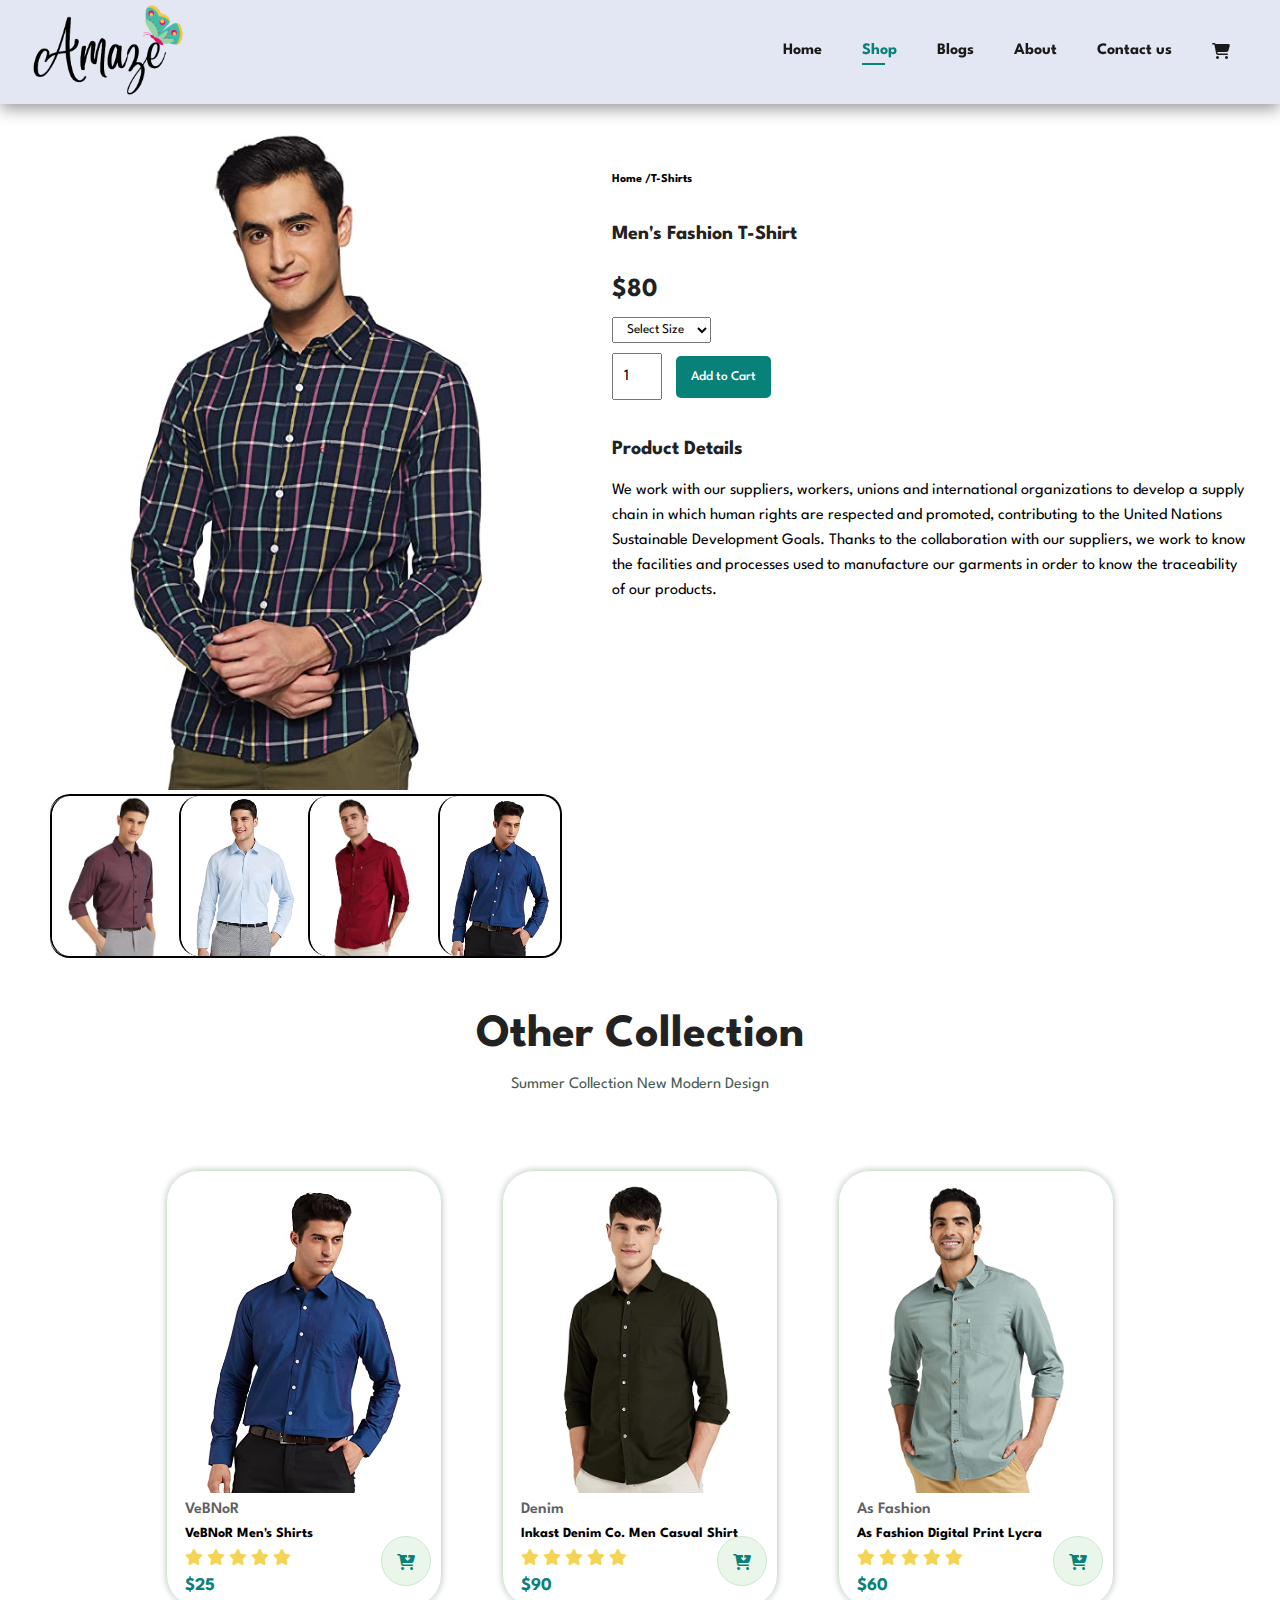
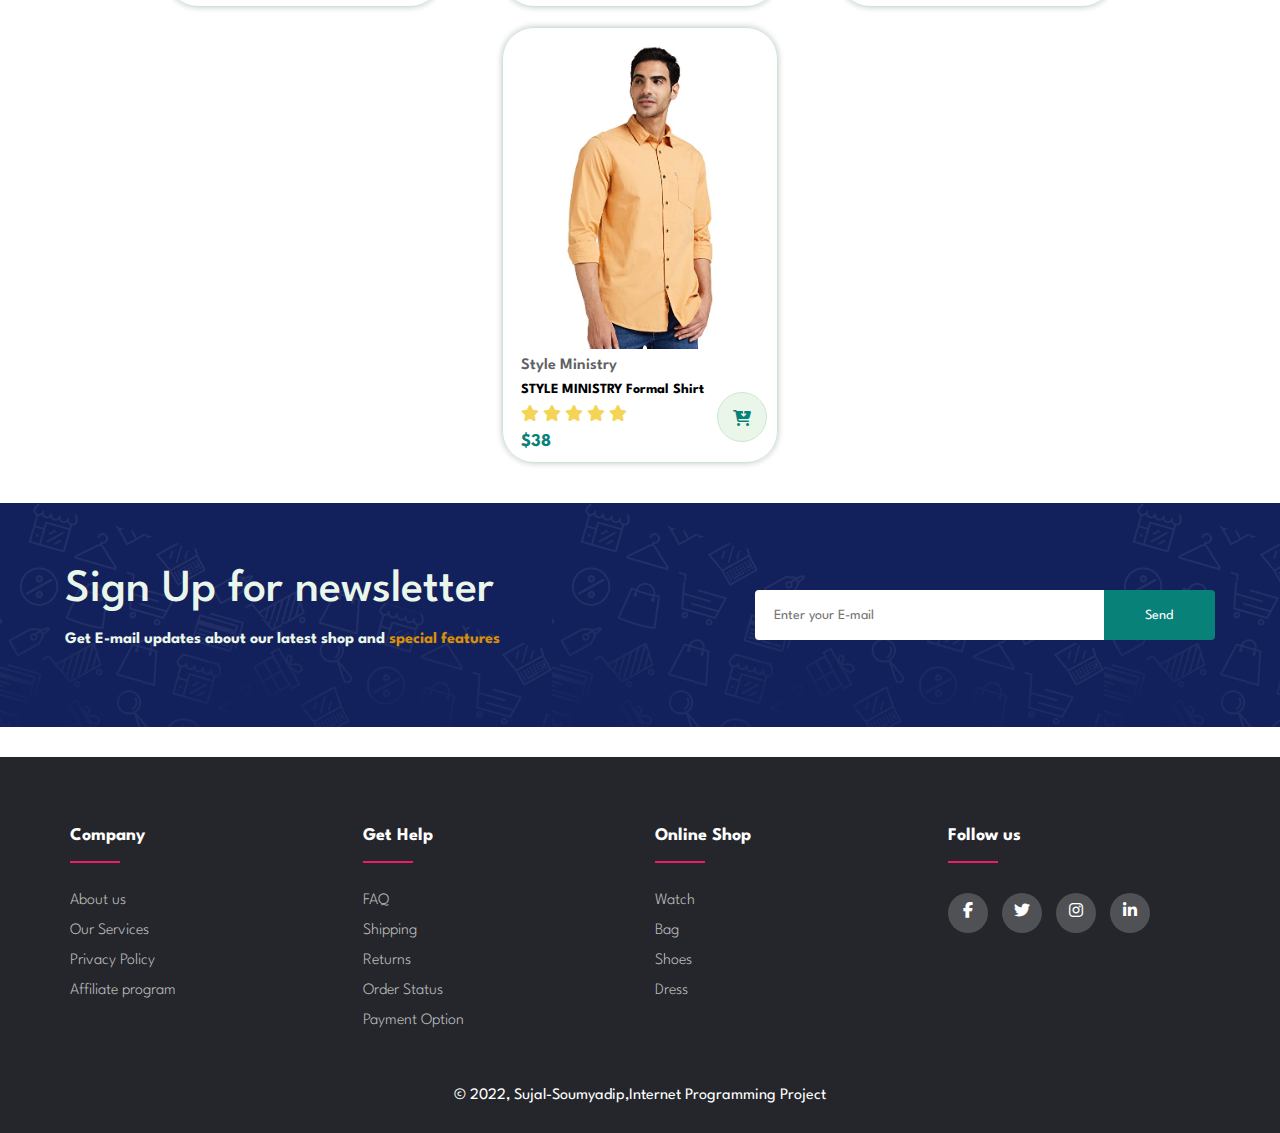
<file: Amaze.github.io/singlepage.html>
<!DOCTYPE html>
<html lang="en">

<head>
    <meta charset="UTF-8">
    <meta http-equiv="X-UA-Compatible" content="IE=edge">
    <meta name="viewport" content="width=device-width, initial-scale=1.0">
    <link rel="stylesheet" href="index.css">
    <title>Amaze</title>
    <link rel="stylesheet" href="https://cdnjs.cloudflare.com/ajax/libs/font-awesome/6.2.0/css/all.min.css">
    <style>
        @import url('https://fonts.googleapis.com/css2?family=League+Spartan:wght@600&display=swap');
    </style>
</head>

<body>
    <section class="nav-bar">

        <div class="logo">
            <a href="index.html"><img src="images/logo2-removebg-preview.png" alt=""></a>
        </div>
        <ul id="nav" class="nav-section">
            <li><a href="index.html">Home</a></li>
            <li><a href="Shop.html" class="active">Shop</a></li>
            <li><a href="#">Blogs</a></li>
            <li><a href="about.html">About</a></li>
            <li><a href="Contactus.html">Contact us</a></li>
            <li id="rem-bag"><a href="#"><i class="fa fa-shopping-cart" aria-hidden="true"></i></a></li>
            <a href="#" id="close"><i class="fa-solid fa-xmark"></i></a>
        </ul>
        <div class="mobile">
            <a href="#"><i class="fa fa-shopping-cart" aria-hidden="true"></i></a>
            <i id="bar" class="fas fa-outdent"></i>
        </div>


    </section>


    <section class="proimage">
        <div class="lar-img">
            <img src="images/shirt1.jpg" width="100%" id="main-img" alt="">

            <div class="smallgrp">
                <div class="img-col">
                    <img src="images/shirt2.jpg" width="100%" class="small-img" alt="">
                </div>
                <div class="img-col">
                    <img src="images/shirt3.jpg" width="100%" class="small-img" alt="">
                </div>
                <div class="img-col">
                    <img src="images/shirt4.jpg" width="100%" class="small-img" alt="">
                </div>
                <div class="img-col">
                    <img src="images/shirt5.jpg" width="100%" class="small-img" alt="">
                </div>
            </div>
        </div>

        <div class="img-det">
            <h6>Home /T-Shirts</h6>
            <h4>
                Men's Fashion T-Shirt
            </h4>
            <h2>$80</h2>
            <select>
                <option>Select Size</option>
                <option>XXL</option>
                <option>XL</option>
                <option>L</option>
                <option>M</option>
                <option>S</option>
            </select>
            <input type="number" value="1">
            <button>Add to Cart</button>
            <h4>Product Details</h4>
            <span>We work with our suppliers, workers, unions and international organizations to develop a supply chain
                in which human rights are respected and promoted, contributing to the United Nations Sustainable
                Development Goals.

                Thanks to the collaboration with our suppliers, we work to know the facilities and processes used to
                manufacture our garments in order to know the traceability of our products.</span>
        </div>
    </section>

    <section id="sinsection" class="featured-prod">
        <h2 id="shops">Other Collection</h2>
        <p>Summer Collection New Modern Design</p>
        <div class="products">

            <div class="prod-id">
                <img src="images/shirt5.jpg" alt="">
                <div class="text">
                    <p>VeBNoR</p>
                    <h6>VeBNoR Men's Shirts</h6>
                    <div class="stars">
                        <i class="fa-solid fa-star"></i>
                        <i class="fa-solid fa-star"></i>
                        <i class="fa-solid fa-star"></i>
                        <i class="fa-solid fa-star"></i>
                        <i class="fa-solid fa-star"></i>
                    </div>
                    <h5>$25</h5>
                </div>
                <div class="cart-but">

                    <a href="#"><i class="fa-solid fa-cart-arrow-down carts"></i></a>
                </div>

            </div>
            <div class="prod-id">
                <img src="images/shirt6.jpg" alt="">
                <div class="text">
                    <p>Denim</p>
                    <h6>Inkast Denim Co. Men Casual Shirt</h6>
                    <div class="stars">
                        <i class="fa-solid fa-star"></i>
                        <i class="fa-solid fa-star"></i>
                        <i class="fa-solid fa-star"></i>
                        <i class="fa-solid fa-star"></i>
                        <i class="fa-solid fa-star"></i>
                    </div>
                    <h5>$90</h5>
                </div>
                <div class="cart-but">

                    <a href="#"><i class="fa-solid fa-cart-arrow-down carts"></i></a>
                </div>

            </div>
            <div class="prod-id">
                <img src="images/shirt7.jpg" alt="">
                <div class="text">
                    <p>As Fashion</p>
                    <h6>As Fashion Digital Print Lycra </h6>
                    <div class="stars">
                        <i class="fa-solid fa-star"></i>
                        <i class="fa-solid fa-star"></i>
                        <i class="fa-solid fa-star"></i>
                        <i class="fa-solid fa-star"></i>
                        <i class="fa-solid fa-star"></i>
                    </div>
                    <h5>$60</h5>
                </div>
                <div class="cart-but">

                    <a href="#"><i class="fa-solid fa-cart-arrow-down carts"></i></a>
                </div>

            </div>
            <div class="prod-id">
                <img src="images/shirt8.jpg" alt="">
                <div class="text">
                    <p>Style Ministry</p>
                    <h6>STYLE MINISTRY Formal Shirt</h6>
                    <div class="stars">
                        <i class="fa-solid fa-star"></i>
                        <i class="fa-solid fa-star"></i>
                        <i class="fa-solid fa-star"></i>
                        <i class="fa-solid fa-star"></i>
                        <i class="fa-solid fa-star"></i>
                    </div>
                    <h5>$38</h5>
                </div>
                <div class="cart-but">

                    <a href="#"><i class="fa-solid fa-cart-arrow-down carts"></i></a>
                </div>

            </div>
        </div>

    </section>


    <section class="newsletter">
        <div class="text">
            <h2>Sign Up for newsletter</h2>
            <p>Get E-mail updates about our latest shop and <span>special features</span></p>
        </div>
        <div class="newsemail">
            <input type="email" name="email" id="Myemail" placeholder="Enter your E-mail">
            <button class="sub-but">Send</button>
        </div>
    </section>


    <footer class="footer">
        <div class="foot-container">
            <div class="foot-row">
                <div class="foot-col">
                    <h4>Company</h4>
                    <ul>
                        <li><a href="#">About us</a></li>
                        <li><a href="#">Our Services</a></li>
                        <li><a href="#">Privacy Policy</a></li>
                        <li><a href="#">Affiliate program</a></li>
                    </ul>
                </div>
                <div class="foot-col">
                    <h4>Get Help</h4>
                    <ul>
                        <li><a href="#">FAQ</a></li>
                        <li><a href="#">Shipping</a></li>
                        <li><a href="#">Returns</a></li>
                        <li><a href="#">Order Status</a></li>
                        <li><a href="#">Payment Option</a></li>
                    </ul>
                </div>
                <div class="foot-col">
                    <h4>Online Shop</h4>
                    <ul>
                        <li><a href="#">Watch</a></li>
                        <li><a href="#">Bag</a></li>
                        <li><a href="#">Shoes</a></li>
                        <li><a href="#">Dress</a></li>
                    </ul>
                </div>
                <div class="foot-col">
                    <h4>Follow us</h4>
                    <div class="social-links-foot">
                        <a href="#"><i class="fab fa-facebook-f"></i></a>
                        <a href="#"><i class="fab fa-twitter"></i></a>
                        <a href="#"><i class="fab fa-instagram"></i></a>
                        <a href="#"><i class="fab fa-linkedin-in"></i></a>
                    </div>
                </div>
            </div>
        </div>
        <div class="copyright-foot">
            <p>© 2022, Sujal-Soumyadip,Internet Programming Project</p>
        </div>
    </footer>


    <script src="index.js"></script>
    <script>
        var MImg = document.getElementById("main-img");
        var smallimg = document.getElementsByClassName("small-img");

        smallimg[0].onclick = function () {
            MImg.src = smallimg[0].src
        }
        smallimg[1].onclick = function () {
            MImg.src = smallimg[1].src
        }
        smallimg[2].onclick = function () {
            MImg.src = smallimg[2].src
        }
        smallimg[3].onclick = function () {
            MImg.src = smallimg[3].src
        }
    </script>


</body>

</html>
</file>
<file: Amaze.github.io/index.css>
@import url(https://fonts.googleapis.com/css2?family=Spartan:wght@100;200;300;400;500;600;700;800;900&display=swap);

::-webkit-scrollbar-thumb {
    background: #088178;
    border-radius: 5px;
}

::-webkit-scrollbar {
    width: 13px;
}

::-webkit-scrollbar-thumb:hover {
    background: #0e5151;
}

/* ::-webkit-scrollbar-track {
    background: #868686;
} */


* {
    margin: 0px;
    padding: 0px;
    box-sizing: border-box;
    font-family: 'Spartan', sans-serif;
    scroll-behavior: smooth;


}

body {
    width: 100%;


}

h1 {
    font-size: 50px;
    line-height: 64px;
    color: #222;
    color: #088178;
}

h2 {
    font-size: 46px;
    line-height: 54px;
    color: #222;
}

h4 {
    font-size: 20px;
    color: #222;
}

h6 {
    font-weight: 700;
    font-size: 12px;
}

p {
    font-size: 16px;
    color: #465b52;
    margin: 15px 0px 20px 0;
}

.nav-bar {
    display: flex;
    flex-direction: row;
    align-items: center;
    justify-content: space-between;
    padding: 0px 30px;
    background: #E3E6F3;
    box-shadow: 0px 5px 15px rgba(0, 0, 0, 0.4);
    z-index: 999;
    position: sticky;
    top: 0;
    left: 0;

}

.logo a img {
    height: 100px;
}

.nav-section {
    display: flex;

}

ul {
    list-style: none;
}

ul li a {
    text-decoration: none;
    font-size: 16px;
    font-weight: 700;
    color: #1a1a1a;


}

.nav-bar ul li a:hover,
ul li a.active {
    color: #088178;
    transition: 0.3s ease;

}

.nav-bar ul li a.active::after,
ul li a:hover::after {
    content: "";
    width: 30%;
    height: 2px;
    background: #088178;
    position: absolute;
    bottom: -4px;
    left: 20px;
}

.nav-bar ul li {
    padding: 0px 20px;
    position: relative;

}

.mobile {
    display: none;
    align-items: center;
}

#close {
    display: none;
}

/* front page */


.front {
    background-image: url("images/bg.png");
    height: 90vh;
    width: 100%;
    background-size: cover;
    background-repeat: no-repeat;
    /* background-position: top 25% right 0; */
    background-position: top 15% right 0;
    display: flex;
    flex-direction: column;
    align-items: flex-start;
    justify-content: center;
    padding-left: 100px;

}

h4 {
    padding-bottom: 14px;
}

.shopbut {
    /* z-index: 9999; */
    background-image: url("images/button.png");
    background-repeat: no-repeat;
    background-color: transparent;
    background-size: cover;
    font-size: 20px;
    cursor: pointer;
    font-weight: 700;
    padding: 14px 80px 14px 65px;
    color: #088178;

    border: none;
}

/* features */
.features {
    padding: 65px 60px;
    display: flex;
    align-items: center;
    flex-wrap: wrap;
    justify-content: space-between;
}

.box1 {


    /* border: 2px solid black; */
    width: 180px;
    padding: 25px 15px;
    text-align: center;
    box-shadow: 0px 0px 6px rgba(0 0 0 /24%);
    border-radius: 3px;
    border: 1px solid #cce7d0;




}

.box1 h5 {
    padding: 13px 10px;
    /* padding: 9px 8px 6px 8px; */
    border: 2px solid black;
    /* border-radius: 7px; */
    display: inline-block;
    /* background-color: #fddde4; */
    background-color: #ddfdfc;
    border: none;
    line-height: 1px;
    color: #088178;

}

.box1 img {
    margin-bottom: 10px;
    width: 100%;
}




/* Featured Products */




.featured-prod {
    text-align: center;
    /* display: flex; */
}

.products {
    display: flex;
    font-weight: 600;
    flex-wrap: wrap;
    justify-content: space-between;

    text-align: center;

    padding: 0px 80px;
    margin-top: 68px;
    width: 100%;
    /* position: absolute; */

}

.products h5 {
    color: #088178;
    font-size: 18px;
}

.prod-id {
    box-shadow: 0px 0px 6px rgba(0 0 0 /24%);
    padding: 12px 18px;
    border-radius: 32px;
    margin-bottom: 25px;

    /* text-align: center; */
    cursor: pointer;
    border: 1px solid #cce7d0;
    width: 23%;
    min-width: 250px;
    position: relative;


}

.prod-id:hover {
    box-shadow: 20px 20px 30px rgba(0, 0, 0, 0.1);
}

.prod-id:hover {
    color: #088178;
}

.products h6 {
    margin: 9px 0px;
    font-size: 14px;

}

.prod-id p {
    margin: 5px 0px 10px;
    color: #606063;
}

.prod-id img {

    /* width: 270px; */
    width: 100%;
    border-radius: 20px;
    /* height: 180px; */


}

.stars {
    margin-bottom: 10px;
}

.fa-star {
    color: #f4d454;
}

.carts {
    color: #088178;
    background-color: #eaf6ea;
    width: 50px;
    height: 50px;
    line-height: 40px;
    border-radius: 50px;
    font-weight: 500;
    position: absolute;
    bottom: 20px;
    right: 10px;
    border: 1px solid #cce7d0;
}

.products .cart-but i {
    line-height: 50px;
}

.text {
    text-align: start;
}




/* repair section */

.repair {

    background-image: url("images/black_bk6.jpg");
    /* background-image: linear-gradient(rgba(0, 0, 0, 0.5), */
    /* rgba(0, 0, 0, 0.5)), url("/images/fashion-women-clothes-on-dark-background-vector-9005354.jpg"); */
    background-position: center;
    text-align: center;
    /* filter: brightness(50%); */

    display: flex;
    align-items: center;
    justify-content: center;
    flex-direction: column;
    margin: 30px 0px;
    padding: 40px;
    height: 40vh;
}



.repair h5 {
    padding: 20px 0px 25px 0px;
    color: white;
    font-weight: 700;
    font-size: 20px;
}

.repair h1 {
    color: white;
    font-size: 1.9rem;
}

.repair button {
    margin: 20px 0px;
    padding: 15px 22px;
    background-color: white;
    font-weight: 700;
    border-radius: 10px;
}

.repair button:hover {
    color: white;
    background-color: #088178;
    transition: 0.3s linear;
}

.off {
    color: rgb(255 2 74);
    font-size: 2.2rem
}

/* Newsletter section */

.newsletter {
    display: flex;

    background-color: #12205b;
    background-image: url('images/b14.png');
    justify-content: space-between;
    padding: 60px 65px;
    margin: 30px 0px;
    flex-wrap: wrap;
}

.newsletter .text h2 {
    color: #eaf6ea;
    font-weight: 500;
}

.newsletter .text p {
    color: #eaf6ea;
    font-weight: 500;
}


.newsletter .text p {
    font-weight: 700;
}

.newsletter .text span {
    color: rgb(215, 143, 9);
}

.newsemail {
    display: flex;
    align-items: center;

    width: 40%;
}

.newsletter input {
    height: 3.125rem;
    font-size: 14px;
    padding: 0px 1.25em;
    width: 100%;
    border: 1px solid transparent;
    border-radius: 4px;
    outline: none;
    border-bottom-right-radius: 0px;
    border-top-right-radius: 0px;

}

.sub-but {
    height: 3.125rem;
    font-size: 14px;
    padding: 0px 1.25em;
    width: 30%;
    border: 1px solid transparent;
    border-radius: 4px;
    outline: none;
    background-color: #088178;
    color: #fff;
    white-space: nowrap;
    border-bottom-left-radius: 0px;
    border-top-left-radius: 0px;
    cursor: pointer;

}

.sub-but:active {
    color: rgb(228, 228, 228);
    background-color: #0e5151;
}




/* Footer Section */

.footer {
    padding: 70px 0 0 0;
    /* background-color: #222; */
    background-color: #24262b;
}


.foot-container {
    max-width: 1170px;
    /* background-color: red; */
    margin: auto;
}

.foot-row {
    display: flex;
    flex-wrap: wrap;
}

.foot-col {
    width: 25%;
    padding: 0 15px;
}

.foot-col h4 {
    color: #ffffff;
    font-size: 18px;
    margin-bottom: 35px;
    position: relative;
}

.foot-col h4::before {
    content: '';
    position: absolute;
    left: 0px;
    bottom: -5px;
    background-color: #e91e63;
    height: 2px;
    width: 50px;
}

.foot-col ul li:not(:last-child) {
    margin-bottom: 15px;

}

.foot-col ul li a {
    font-size: 16px;
    color: #ffffff;
    text-decoration: none;
    font-weight: 300;
    color: #bbbbbb;
    display: block;
    transition: all 0.3s ease;
}

.foot-col ul li a:hover {
    color: #ffffff;
    padding-left: 10px;
}

.social-links-foot a {
    display: inline-block;
    height: 40px;
    width: 40px;
    background-color: rgba(255, 255, 255, 0.2);
    margin: 0 10px 10px 0;
    text-align: center;
    line-height: 40px;
    border-radius: 50px;
    color: #ffffff;
    transition: all 0.5s ease;
}


.social-links-foot a:hover {
    color: #24262b;
    background-color: #ffffff;
}

.copyright-foot p {
    margin: 30px 0 0px 0;
    padding: 30px;
    text-align: center;
    color: #ffffff;
}



/* reponsive footer */

@media(max-width:767px) {
    .foot-col {
        width: 50%;
        margin-bottom: 30px;
    }
}

@media(max-width:574px) {
    .foot-col {
        width: 100%;

    }
}



/* Responsive */


/* desktop */
@media(max-width:1363px) {

    .features {
        padding: 65px 30px;
        justify-content: center;
    }

    .products {
        justify-content: center;
        padding: 0px 40px;
    }

    .prod-id {
        padding: 12px 18px;
        margin: 10px 30px;
    }

    .box1 {
        margin: 10px 15px;
    }
}

/* normal desktop */
@media(max-width:1000px) {
    .front {
        height: 80vh;
        background-position: top 50% right 100%;
    }
}

/* tablet */
@media(max-width:799px) {

    #nav {
        display: flex;
        flex-direction: column;
        align-items: flex-start;
        justify-content: flex-start;
        position: fixed;
        top: 0;
        right: -300px;
        height: 100vh;
        width: 300px;
        background-color: #E3E6F3;
        box-shadow: 0px 30px 60px rgba(0, 0, 0, 0.1);
        padding: 80px 0 0 15px;
        transition: 0.3s;

    }

    #nav.active {
        right: 0px;
    }

    .nav-section li {
        margin-bottom: 25px;
    }

    #close {
        display: initial;
        position: absolute;
        color: #222;
        top: 30px;
        left: 30px;
        font-size: 24px;
    }

    #rem-bag {
        display: none;
    }

    .mobile {
        display: flex;
    }

    .mobile i {
        padding-left: 20px;
        color: #1a1a1a;
        font-size: 24px;


    }


    /* hero section */

    .front {
        height: 70vh;
        background-position: top 30% right 70%;
        padding-left: 45px;

    }

    .front p {
        width: 40%;
    }

    /* features */

    .features {
        justify-content: center;
        padding: 65px 40px;

    }

    .box1 {

        margin: 15px 15px;

    }


    .products {
        padding: 0px 40px;
        justify-content: center;
    }


    .prod-id {
        margin: 10px 30px;
    }



    .repair h1 {
        line-height: 40px;
    }

    .repair h5 {
        padding: 10px 0px 10px 0px;
        font-size: 20px;
    }

    .off {
        font-size: 30px;
    }

    .repair button {
        margin: 0px;
    }



    h1 {
        font-size: 30px;
    }



    .newsletter {
        flex-wrap: wrap;
    }

    .newsemail {
        width: 70%;
    }

}

/* mobile devices */
@media(max-width:477px) {
    .front {
        padding: 10px;
        background-position: top 30% right 60%;
    }

    .front p {
        width: 55%;
    }

    .front h2 {
        font-size: 28px;
        line-height: 40px;
    }

    h2 {
        font-size: 35px;
        line-height: 50px;
    }

    .shopbut {
        font-size: 15px;
    }

    .features {
        padding: 65px 0px;
    }

    .repair {
        height: 40vh;
    }

    .newsemail {
        width: 100%;
    }

    .newsletter {
        padding: 60px 12px;
    }


    .text h2 {
        font-size: 29px;
    }

    .logo a img {
        height: 80px;
    }

    .box1 {
        width: 150px;


    }

    .box1 h5 {
        line-height: normal;
        padding: 5px;
    }


    .repair h1 {
        font-size: 22px;
        line-height: 50px;
    }

    .off {
        font-size: 24px;
    }

    .repair button {
        padding: 12px 15px;
    }




}













/* for shop section */

.SHOP-HEAD {
    background-image: url("shopimages/b1.jpg");
    height: 40vh;
    width: 100%;
    display: flex;
    flex-direction: column;
    background-size: cover;
    justify-content: center;
    text-align: center;
    align-items: center;

}

.SHOP-HEAD h2,
.SHOP-HEAD p {
    color: #fff;

}






/* for single page */
.lar-img {
    width: 40%;
    height: 50%;
    margin-right: 50px;
    margin-left: 50px;

}

.smallgrp img {
    height: 100%;
    cursor: pointer;
    border-radius: 20px;
}

.img-col {
    flex-basis: 24%;
    border-left: 2px solid black;
    border-radius: 20px;
}

.smallgrp {
    display: flex;
    justify-content: space-between;
    border-top: 2px solid black;
    border-right: 2px solid black;
    border-bottom: 2px solid black;
    border-radius: 20px;
}

.proimage {

    display: flex;
    margin-top: 20px;

}

.img-det {
    width: 50%;
    padding-top: 50px;
}

.img-det h4 {
    padding: 40px 0 20px 0;
}

.img-det h2 {
    font-size: 26px;
}

.img-det select {
    display: block;
    padding: 5px 10px;
    margin-bottom: 10px;
}

.img-det input {
    width: 50px;
    height: 47px;
    padding-left: 10px;
    font-size: 16px;
    margin-right: 10px;
    outline: none;
}

.img-det button {
    background-color: #088178;
    color: #fff;
    padding: 15px;
    border: none;
    border-radius: 5px;
    font-weight: 500;
    cursor: pointer;
}

.img-det span {
    line-height: 25px;
}

#sinsection {
    margin-top: 50px;
}


@media (max-width:500px) {
    .proimage {
        flex-direction: column;
    }

    .lar-img {
        width: 100%;
        margin: 0px;
    }

    .img-det {
        width: 100%;
    }
}





/* about us */

#about-head {
    background-image: url('aboutusimages/banner.png');

}

.about-body {
    margin-top: 40px;
    display: flex;
    align-items: center;
}

.about-body div {
    padding-left: 40px;
    line-height: 25px;
}


.about-body img {
    width: 50%;
    height: auto;
}

@media (max-width:600px) {

    .about-body {
        flex-direction: column;
    }

    .about-body img {
        width: 100%;
    }

    .about-body div {
        padding-left: 2px;
        padding-top: 20px;

    }

}
</file>
<file: Amaze.github.io/contactus.css>
body {
    line-height: 1.5;
}

.bg-image {

    height: 40vh;
    background: linear-gradient(rgba(0, 0, 0, 0.5), rgba(0, 0, 0, 0.8)), url("contactimages/bgimg.jpg");
    background-position: left 50% top 20%;
    background-repeat: no-repeat;
    text-align: center;
    display: flex;
    flex-direction: column;
    color: #fff;
    justify-content: center;
    align-items: center;
    margin-bottom: 40px;

}

.bg-image {
    color: #fff;
    font-weight: 100;
    font-size: 1.1rem;
}

.bg-image h2 {
    color: #fff;
    font-size: 3rem;
    text-transform: uppercase;
    padding: 0.6rem 0;
    letter-spacing: 4px;
}

.bg-image p {
    color: #fff;
}

.line div {
    margin: 0 0.2rem;
}


.line div:nth-child(1),
.line div:nth-child(3) {
    height: 3px;
    width: 70px;
    background-color: #167e7e;
    border-radius: 5px;
}

.line {
    display: flex;
    align-items: center;
}

.line div:nth-child(2) {
    width: 10px;
    height: 10px;
    background: #167e7e;
    border-radius: 50%;
}

.bg-image .text {
    text-align: center;
    font-weight: 300;
    opacity: 0.9;
    margin: 1.6rem 0;
}


.support-img img {
    width: 400px;
}


.contact-info {

    /* margin-top: 50px; */
    max-width: 1352px;
    margin: auto;

    padding: 30px 0;
    display: flex;
    flex-direction: row;
    text-align: center;
    justify-content: space-around;
    align-items: center;
    flex-wrap: wrap;
    margin-bottom: 40px;
}

.contact-info div {
    margin-top: 12px;
    padding: 20px;
    display: flex;
    flex-direction: column;

}


.contact-info i {
    color: #167e7e;
    font-size: 30px;

}

.contact-info div span:nth-child(2) {
    font-size: 20px;
    color: #0d0d0d;
    font-weight: 500;
}

.contact-info div span {
    margin: 2px;
}


.contact-form {

    border-top: 1px solid #3e3d3d;
    margin: 0 10px;
    display: flex;
    flex-direction: row;
    justify-content: space-evenly;
    flex-wrap: wrap;
    align-items: center;
    padding: 40px 0px;
    /* border: 2px solid #167e7e; */

}

.form-control {
    width: 100%;
    padding: 10px 10px;
    border: 1.5px solid #c7c7c7;
    border-radius: 5px;
    margin: 0.6rem 0;
    font-size: 1rem;
    outline: 0;

}

.contact-form form {

    /* margin-right: 100px; */
    padding: 20px 50px;
}

.contact-form form div {

    display: grid;
    grid-template-columns: repeat(2, 1fr);
    column-gap: 0.6rem;
}

.form-control:focus {
    box-shadow: 0 0 6px -3px rgba(48, 48, 48, 1);
}


.send-btn {
    font-size: 1rem;
    text-transform: uppercase;
    color: #fff;
    background-color: #167e7e;
    border: none;
    border-radius: 5px;
    padding: 0.7rem 1.5rem;
    cursor: pointer;
    transition: all 0.2s ease;
}

.send-btn:hover {
    opacity: 0.8;
}


@media screen and (max-width:768px) {
    .bg-image .text {
        width: 70%;
        margin-left: auto;
        margin-right: auto;
    }



}


@media screen and (max-width:580px) {

    .bg-image h2 {
        font-size: 2rem;
        padding: 0 0;
    }

    .bg-image .text {
        margin-top: 15px;
        margin-bottom: 5px;
        font-size: 15px;
    }

    .support-img img {
        width: 300px;
    }

}
</file>
